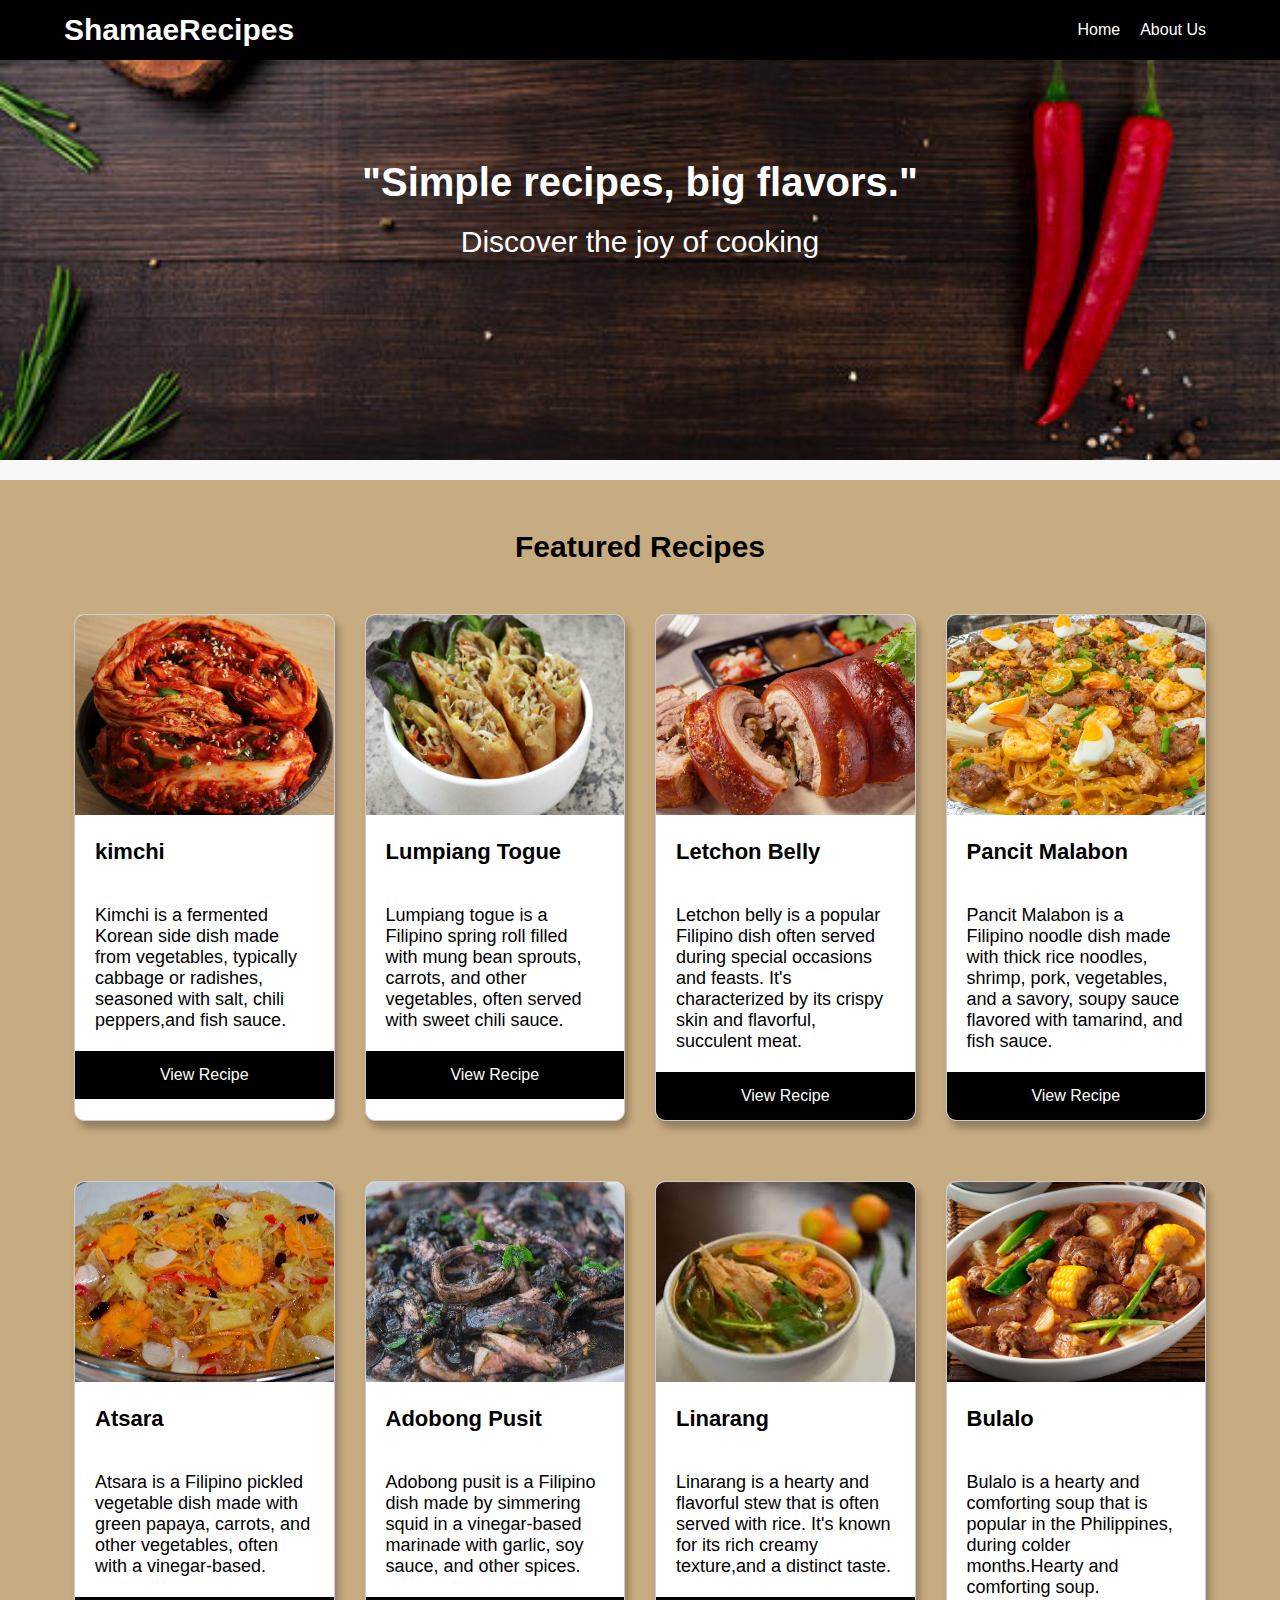
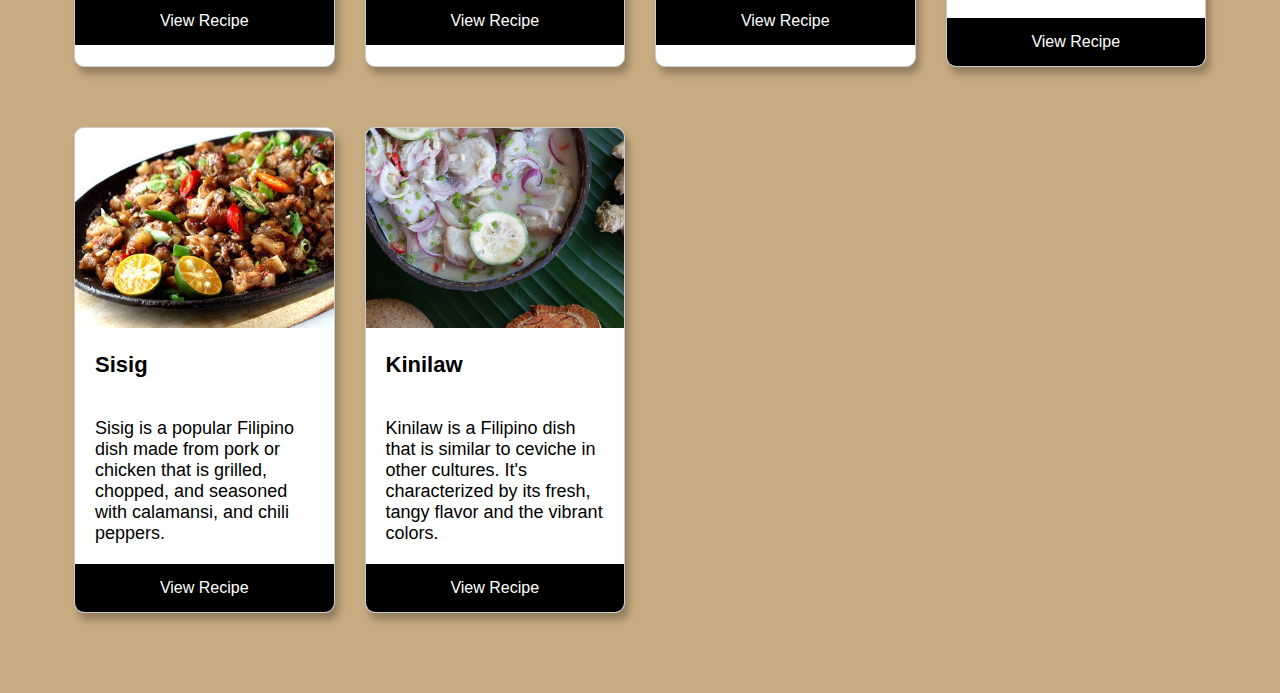
<file: index.html>
<!DOCTYPE html>
<html lang="en">
<head>
    <meta charset="UTF-8">
    <meta http-equiv="X-UA-Compatible" content="IE=edge">
    <meta name="viewport" content="width=device-width, initial-scale=1.0">
    <title>Recipes</title>
    <link rel="stylesheet" href="style.css">
</head>
<body>
    <header>
        <div class="container">
            <h1 class="logo">ShamaeRecipes</h1>
            <nav>
            <ul class="nav-links">
                <li><a href="index.html">Home</a></li>
                <li><a href="about.html">About Us</a></li>
            </ul>
        </nav>
     </div>
    </header>

    <section class="hero">
        <div class="hero-section">
            <h1>"Simple recipes, big flavors." </h1>
            <p>Discover the joy of cooking </p>
        </div>
    </section>

    <section class="recipes">
     <h1>Featured Recipes</h1>
     <div class="recipe-section">
        <div class="recipe-card">
            <img src="kimchi.jpg" alt="">
            <h2>kimchi</h2>
            <p>Kimchi is a fermented Korean side dish made from vegetables, typically cabbage or radishes, seasoned with salt, chili peppers,and fish sauce.</p>
            <a href="recipe1.html">View Recipe</a>
        </div>
        <div class="recipe-card">
            <img src="lumpiang-togue.jpg" alt="">
            <h2>Lumpiang Togue</h2>
            <p>Lumpiang togue is a Filipino spring roll filled with mung bean sprouts, carrots, and other vegetables, often served with sweet chili sauce.</p>
            <a href="recipe2.html">View Recipe</a>
        </div>
        <div class="recipe-card">
            <img src="letchonbelly.jpg" alt="">
            <h2>Letchon Belly</h2>
            <p>Letchon belly is a popular Filipino dish often served during special occasions and feasts. It's characterized by its crispy skin and flavorful, succulent meat. </p>

            <a href="recipe3.html">View Recipe</a>
        </div>
        <div class="recipe-card">
            <img src="pancitmalabon.jpg" alt="">
            <h2>Pancit Malabon</h2>
            <p>Pancit Malabon is a Filipino noodle dish made with thick rice noodles, shrimp, pork, vegetables, and a savory, soupy sauce flavored with tamarind, and fish sauce.</p>
            <a href="recipe4.html">View Recipe</a>
        </div>
        <div class="recipe-card">
            <img src="atsara.jpg" alt="">
            <h2>Atsara</h2>
            <p>Atsara is a Filipino pickled vegetable dish made with green papaya, carrots, and other vegetables, often with a vinegar-based.</p>
            <a href="recipe5.html">View Recipe</a>
        </div>
        <div class="recipe-card">
            <img src="adobongpusit.jpg" alt="">
            <h2>Adobong Pusit</h2>
            <p>Adobong pusit is a Filipino dish made by simmering squid in a vinegar-based marinade with garlic, soy sauce, and other spices.</p>
            <a href="recipe6.html">View Recipe</a>
        </div>
        <div class="recipe-card">
            <img src="linarang.jpg" alt="">
            <h2>Linarang</h2>
            <p>Linarang is a hearty and flavorful stew that is often served with rice. It's known for its rich creamy texture,and a distinct taste.</p>
            <a href="recipe7.html">View Recipe</a>
        </div>
        <div class="recipe-card">
            <img src="bulalo.jpg" alt="">
            <h2>Bulalo</h2>
            <p>Bulalo is a hearty and comforting soup that is popular in the Philippines, during colder months.Hearty and comforting soup.</p>
            <a href="recipe8.html">View Recipe</a>
        </div>
        <div class="recipe-card">
            <img src="sisig.jpg" alt="">
            <h2>Sisig</h2>
            <p>Sisig is a popular Filipino dish made from pork or chicken that is grilled, chopped, and seasoned with calamansi, and chili peppers.</p>
            <a href="recipe9.html">View Recipe</a>
        </div>
        <div class="recipe-card">
            <img src="kinilaw.jpg" alt="">
            <h2>Kinilaw</h2>
            <p>Kinilaw is a Filipino dish that is similar to ceviche in other cultures. It's characterized by its fresh, tangy flavor and the vibrant colors.</p>
            <a href="recipe10.html">View Recipe</a>
        </div>
     </div>
    </section>
</file>
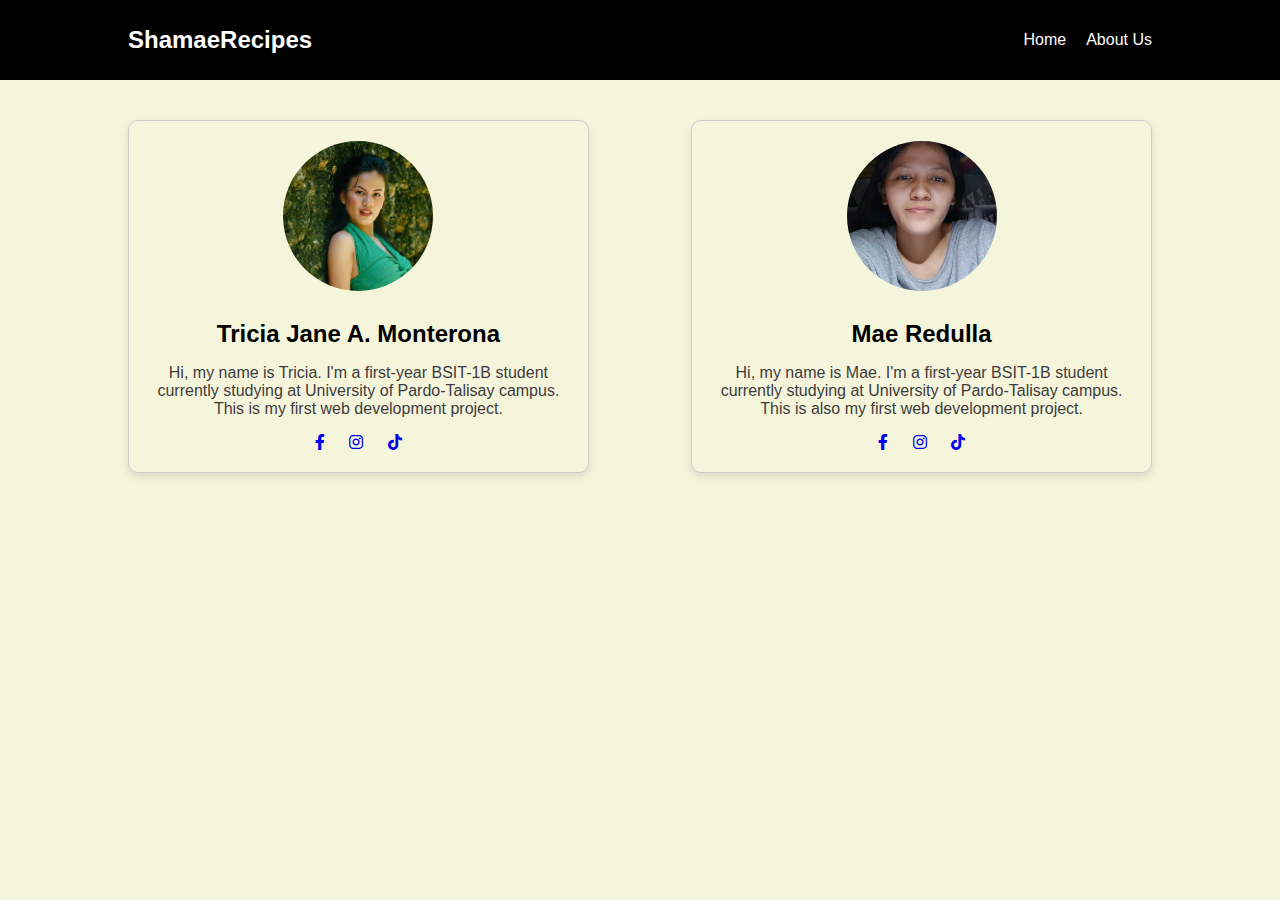
<file: about.html>
<!DOCTYPE html>
<html lang="en">
<head>
    <meta charset="UTF-8">
    <meta http-equiv="X-UA-Compatible" content="IE=edge">
    <meta name="viewport" content="width=device-width, initial-scale=1.0">
    <title>Recipes</title>
    <link rel="stylesheet" href="https://cdnjs.cloudflare.com/ajax/libs/font-awesome/6.0.0-beta3/css/all.min.css">
    <link rel="stylesheet" href="about.css">
</head>
<body>
    <header>
        <div class="container">
            <h1 class="logo">ShamaeRecipes</h1>
            <nav>
                <ul class="nav-links">
                    <li><a href="index.html">Home</a></li>
                    <li><a href="about.html">About Us</a></li>
                </ul>
            </nav>
        </div>
    </header>

    <div class="content-container">
        <div class="content-box">
            <img src="jane.jpg" alt="Tricia Jane" class="profile-image">
            <div class="details">
                <h3>Tricia Jane A. Monterona</h3>
                <p>Hi, my name is Tricia. I'm a first-year BSIT-1B student currently studying at University of Pardo-Talisay campus. This is my first web development project.</p>
                <div class="social-media">
                    <a href="https://www.facebook.com/skuzkimz.me?mibextid=ZbWKwL" target="_blank" class="social-icon">
                        <i class="fab fa-facebook-f"></i>
                    </a>
                    <a href="https://www.instagram.com/invites/contact/?igsh=o1waq0jfzkek&utm_content=m0sqxzg" target="_blank" class="social-icon">
                        <i class="fab fa-instagram"></i>
                    </a>
                    <a href="https://www.tiktok.com/@bdgalri?_t=8pnOF7miiWa&_r=1" target="_blank" class="social-icon">
                        <i class="fab fa-tiktok"></i>
                    </a>
                </div>
            </div>
        </div>
    
        <div class="content-box">
            <img src="96e5851c-d0eb-471c-860b-6439b035903f.jpg" alt="Mae Redulla" class="profile-image">
            <div class="details">
                <h3>Mae Redulla</h3>
                <p>Hi, my name is Mae. I'm a first-year BSIT-1B student currently studying at University of Pardo-Talisay campus. This is also my first web development project.</p>
                <div class="social-media">
                    <a href="https://www.facebook.com/mae.redulla.587" target="_blank" class="social-icon">
                        <i class="fab fa-facebook-f"></i>
                    </a>
                    <a href="https://www.instagram.com/igop.adi?igsh=ajV0ZG4ycWZ3ZmJ2" target="_blank" class="social-icon">
                        <i class="fab fa-instagram"></i>
                    </a>
                    <a href="https://www.tiktok.com/@user7275276120717?_t=8pnN4wmUOgs&_r=1" target="_blank" class="social-icon">
                        <i class="fab fa-tiktok"></i>
                    </a>
                </div>
            </div>
        </div>
    </div>
</body>
</html>
</file>
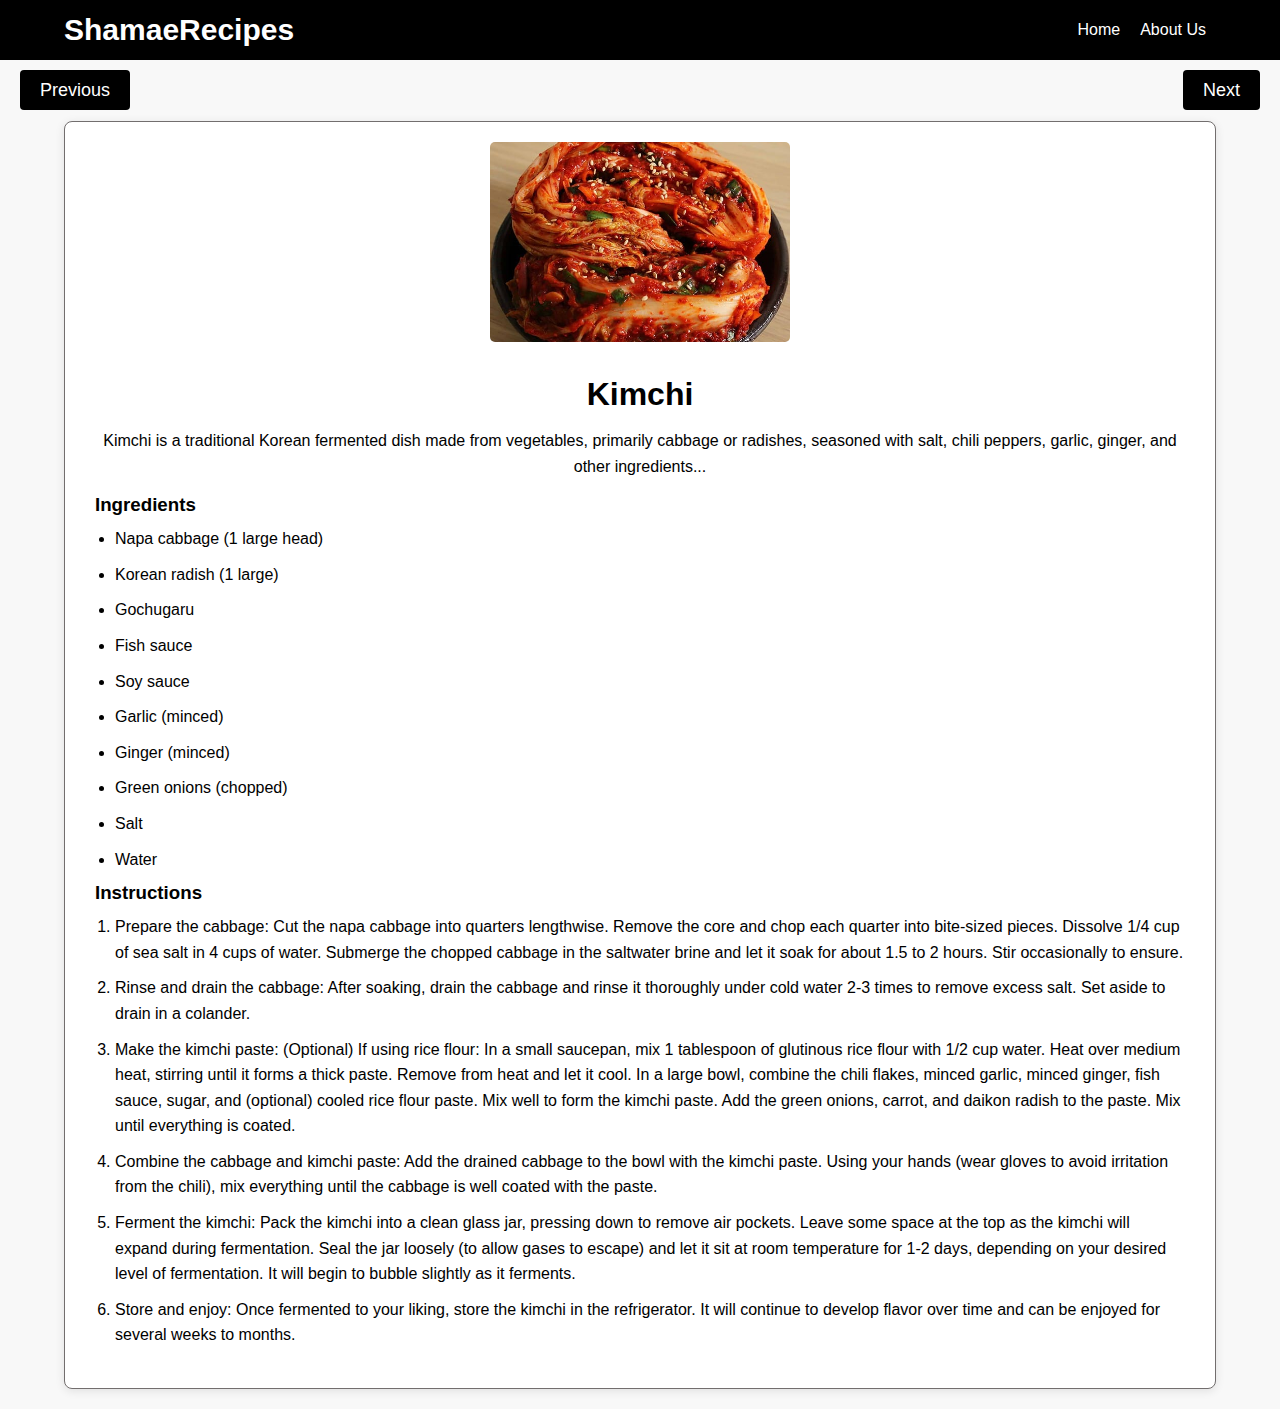
<file: recipe1.html>
<!DOCTYPE html>
<html lang="en">
<head>
    <meta charset="UTF-8">
    <meta http-equiv="X-UA-Compatible" content="IE=edge">
    <meta name="viewport" content="width=device-width, initial-scale=1.0">
    <title>Recipes</title>
    <link rel="stylesheet" href="recipes.css">
</head>
<body>
    <header>
        <div class="container">
            <h1 class="logo">ShamaeRecipes</h1>
            <nav>
            <ul class="nav-links">
                <li><a href="index.html">Home</a></li>
                <li><a href="about.html">About Us</a></li>
            </ul>
        </nav>
     </div>
    </header>

    <div class="navigation-buttons">
        <div class="prev-button">
            <a href="index.html">Previous</a>
        </div>
        <div class="next-button">
            <a href="recipe2.html">Next</a>
        </div>
    </div>

   
    <div class="content-box">
      
        <div class="image-content">
            <img src="kimchi.jpg" alt="Kimchi">
        </div>

        <div class="text-content">
            <h2>Kimchi</h2>
            <p>Kimchi is a traditional Korean fermented dish made from vegetables, primarily cabbage or radishes, seasoned with salt, chili peppers, garlic, ginger, and other ingredients...</p>

          
            <h3>Ingredients</h3>
            <ul>
                <li>Napa cabbage (1 large head)</li>
                <li>Korean radish (1 large)</li>
                <li>Gochugaru</li>
                <li>Fish sauce</li>
                <li>Soy sauce</li>
                <li>Garlic (minced)</li>
                <li>Ginger (minced)</li>
                <li>Green onions (chopped)</li>
                <li>Salt</li>
                <li>Water</li>
            </ul>

           
            <h3>Instructions</h3>
            <ol>
                   <li>Prepare the cabbage:
                    Cut the napa cabbage into quarters lengthwise. Remove the core and chop each quarter into bite-sized pieces.
                    Dissolve 1/4 cup of sea salt in 4 cups of water. Submerge the chopped cabbage in the saltwater brine and let it soak for about 1.5 to 2 hours. Stir occasionally to ensure.</li>
                    
                    <li>Rinse and drain the cabbage:
                    After soaking, drain the cabbage and rinse it thoroughly under cold water 2-3 times to remove excess salt. Set aside to drain in a colander.</li>
                    
                    <li>Make the kimchi paste:
                    (Optional) If using rice flour: In a small saucepan, mix 1 tablespoon of glutinous rice flour with 1/2 cup water. Heat over medium heat, stirring until it forms a thick paste. Remove from heat and let it cool.
                    In a large bowl, combine the chili flakes, minced garlic, minced ginger, fish sauce, sugar, and (optional) cooled rice flour paste. Mix well to form the kimchi paste.
                    Add the green onions, carrot, and daikon radish to the paste. Mix until everything is coated.</li>
                    
                    <li>Combine the cabbage and kimchi paste:
                    Add the drained cabbage to the bowl with the kimchi paste. Using your hands (wear gloves to avoid irritation from the chili), mix everything until the cabbage is well coated with the paste.</li>
                    
                    <li>Ferment the kimchi:
                    Pack the kimchi into a clean glass jar, pressing down to remove air pockets. Leave some space at the top as the kimchi will expand during fermentation.
                    Seal the jar loosely (to allow gases to escape) and let it sit at room temperature for 1-2 days, depending on your desired level of fermentation. It will begin to bubble slightly as it ferments.</li>
                    
                    <li>Store and enjoy:
                    Once fermented to your liking, store the kimchi in the refrigerator. It will continue to develop flavor over time and can be enjoyed for several weeks to months.</li>
            </ol>
        </div>
    </div>

</body>
</html>
</file>
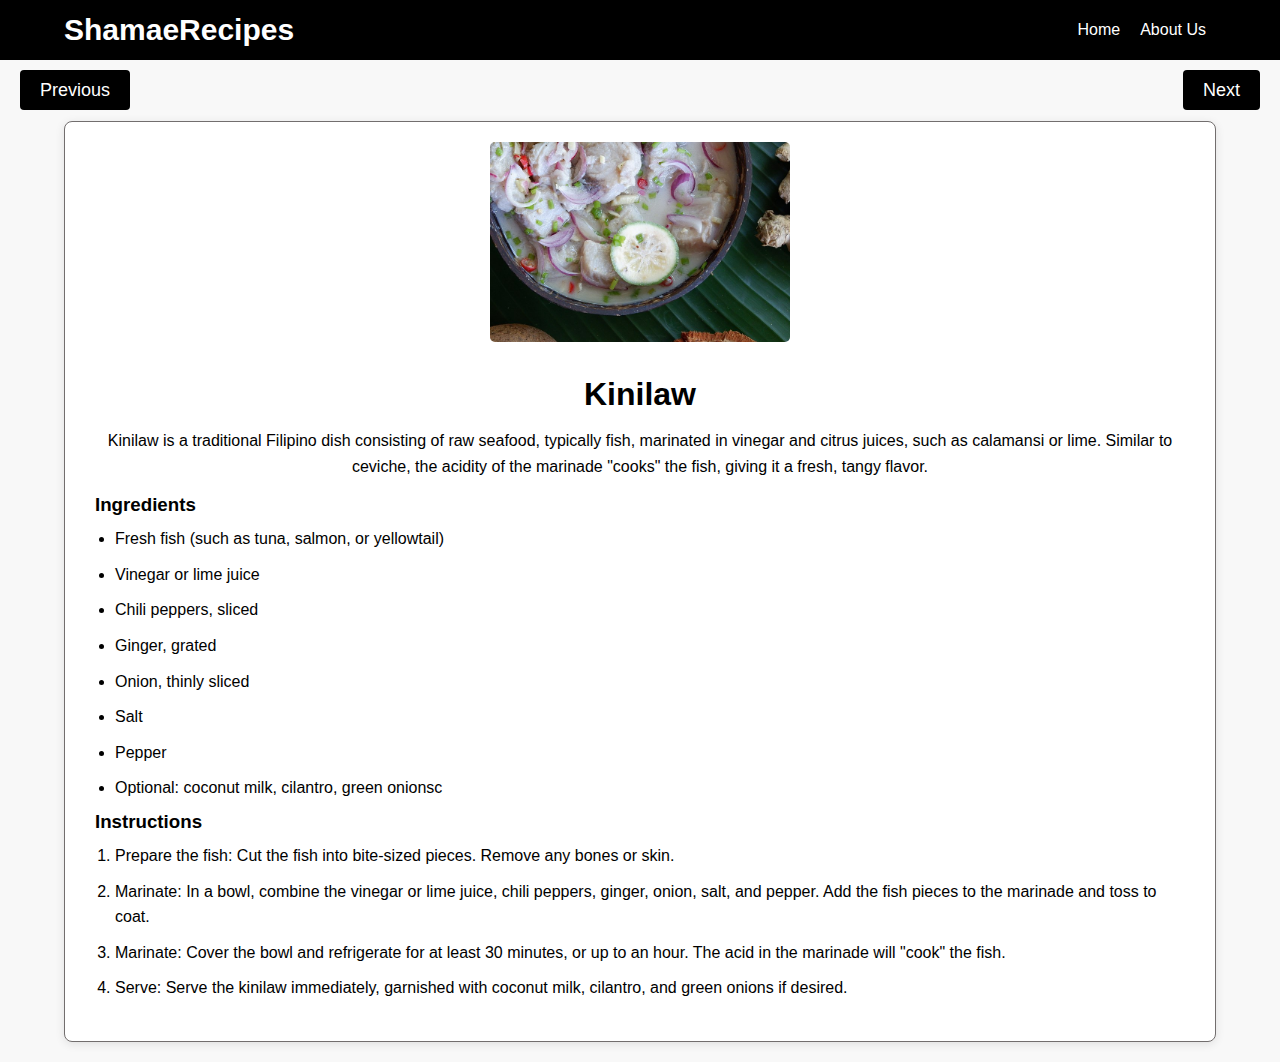
<file: recipe10.html>
<!DOCTYPE html>
<html lang="en">
<head>
    <meta charset="UTF-8">
    <meta http-equiv="X-UA-Compatible" content="IE=edge">
    <meta name="viewport" content="width=device-width, initial-scale=1.0">
    <title>Recipes</title>
    <link rel="stylesheet" href="recipes.css">
</head>
<body>
    
    <header>
        <div class="container">
            <h1 class="logo">ShamaeRecipes</h1>
            <nav>
            <ul class="nav-links">
                <li><a href="index.html">Home</a></li>
                <li><a href="about.html">About Us</a></li>
            </ul>
        </nav>
     </div>
    </header>

 
 <div class="navigation-buttons">
    <div class="prev-button">
        <a href="recipe9.html">Previous</a>
    </div>
    <div class="next-button">
        <a href="index.html">Next</a>
    </div>
</div>

<div class="content-box">
    
    <div class="image-content">
        <img src="kinilaw.jpg" alt="">
    </div>

    
    <div class="text-content">
        <h2>Kinilaw</h2>
        <p>Kinilaw is a traditional Filipino dish consisting of raw seafood, typically fish, marinated in vinegar and citrus juices, such as calamansi or lime. Similar to ceviche, the acidity of the marinade "cooks" the fish, giving it a fresh, tangy flavor.</p>
        
        <h3>Ingredients</h3>
        <ul>
            <li>Fresh fish (such as tuna, salmon, or yellowtail)</li>
            <li>Vinegar or lime juice</li>
            <li>Chili peppers, sliced</li>
            <li>Ginger, grated</li>
            <li>Onion, thinly sliced</li>
            <li>Salt</li>
            <li>Pepper</li>
            <li>Optional: coconut milk, cilantro, green onionsc</li>  
        </ul>

   
       <h3>Instructions</h3>
       <ol>
           <li>Prepare the fish: Cut the fish into bite-sized pieces. Remove any bones or skin.</li>
           <li>Marinate: In a bowl, combine the vinegar or lime juice, chili peppers, ginger, onion, salt, and pepper. Add the fish pieces to the marinade and toss to coat.</li> 
           <li>Marinate: Cover the bowl and refrigerate for at least 30 minutes, or up to an hour. The acid in the marinade will "cook" the fish.</li>
           <li>Serve: Serve the kinilaw immediately, garnished with coconut milk, cilantro, and green onions if desired.</li>
       </ol>
   </div>
</div>

</body>
</html>
</file>
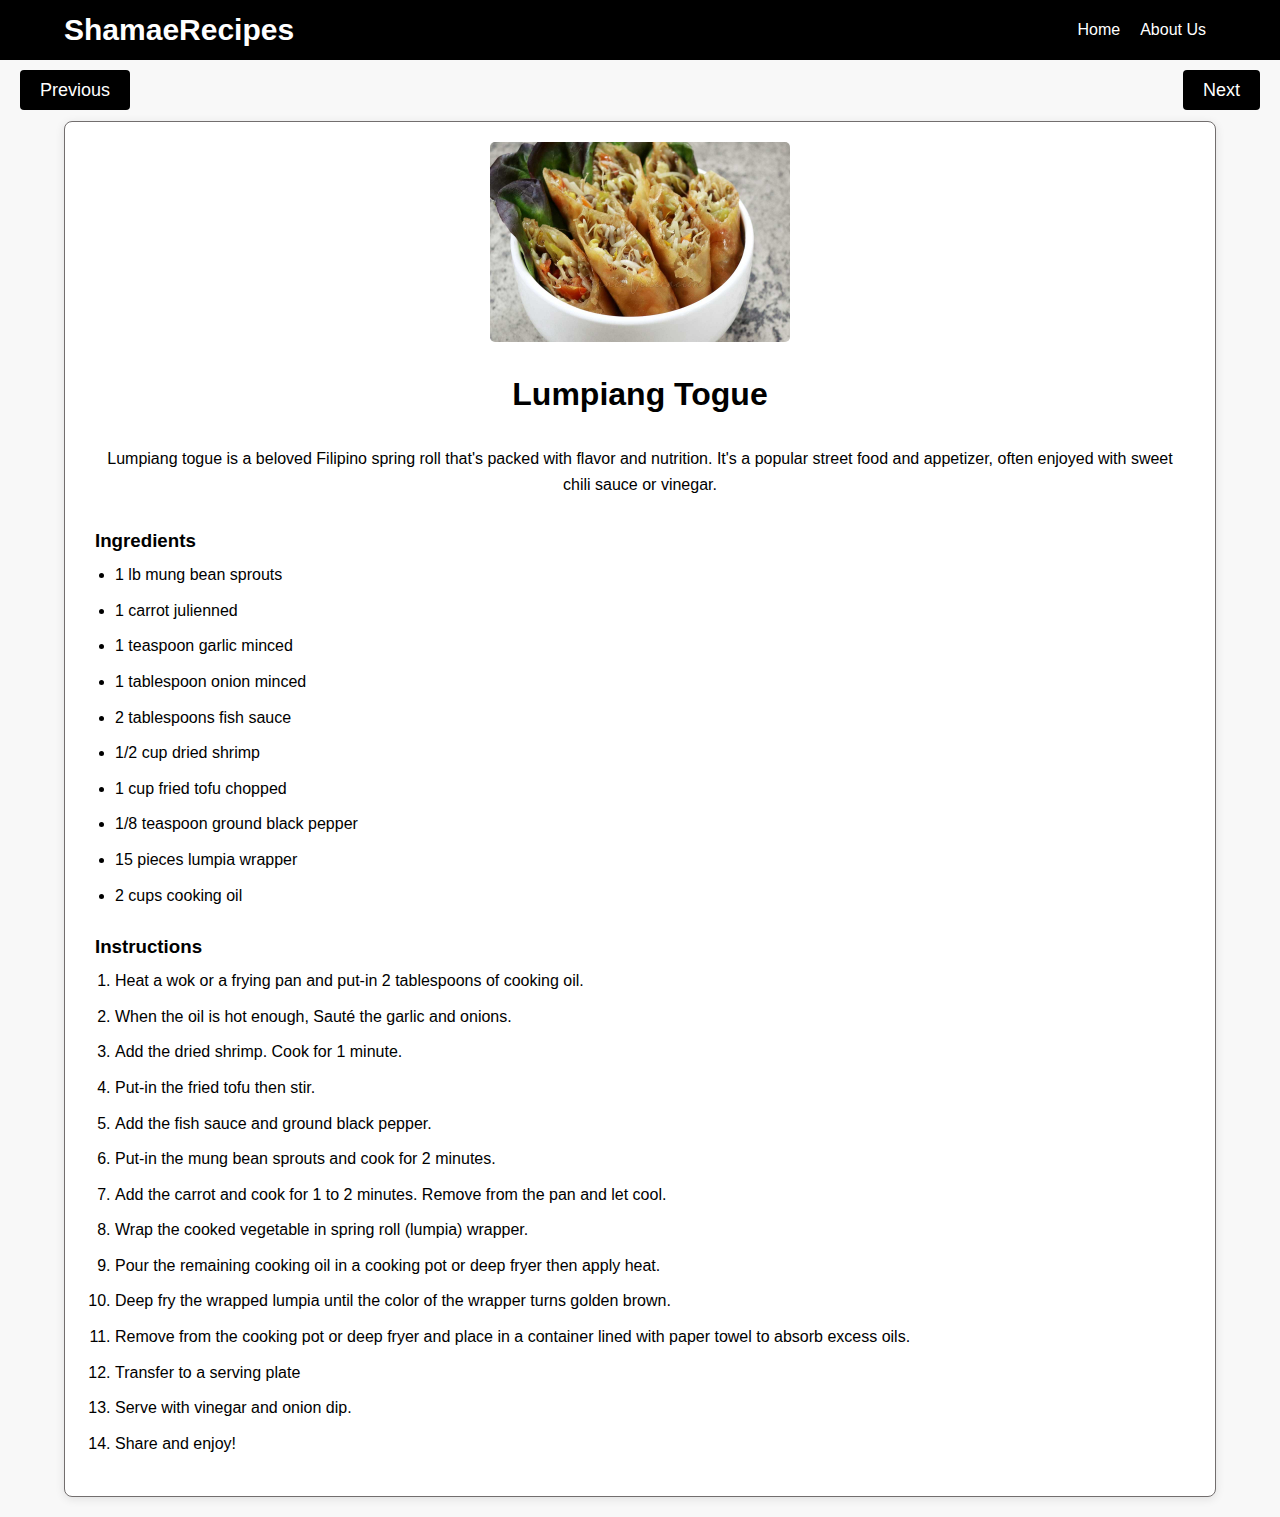
<file: recipe2.html>
<!DOCTYPE html>
<html lang="en">
<head>
    <meta charset="UTF-8">
    <meta http-equiv="X-UA-Compatible" content="IE=edge">
    <meta name="viewport" content="width=device-width, initial-scale=1.0">
    <title>Recipes</title>
    <link rel="stylesheet" href="recipes.css">
</head>
<body>
    <header>
        <div class="container">
            <h1 class="logo">ShamaeRecipes</h1>
            <nav>
            <ul class="nav-links">
                <li><a href="index.html">Home</a></li>
                <li><a href="about.html">About Us</a></li>
            </ul>
        </nav>
     </div>
    </header>

 
 <div class="navigation-buttons">
    <div class="prev-button">
        <a href="recipe1.html">Previous</a>
    </div>
    <div class="next-button">
        <a href="recipe3.html">Next</a>
    </div>
</div>

  
     <div class="content-box">
        
        <div class="image-content">
            <img src="lumpiang-togue.jpg" alt="Delicious Recipe 1">
            
        </div>

        
        <div class="text-content">
            <h2>Lumpiang Togue</h2>
            <br>
            <p>Lumpiang togue is a beloved Filipino spring roll that's packed with flavor and nutrition. It's a popular street food and appetizer, often enjoyed with sweet chili sauce or vinegar.</p>
           <br>
           <h3>Ingredients</h3>
            
            <ul>
                <li>1 lb mung bean sprouts</li>
                <li>1 carrot julienned</li>
                <li>1 teaspoon garlic minced</li>
                <li>1 tablespoon onion minced</li>
                <li>2 tablespoons fish sauce</li>
                <li>1/2 cup dried shrimp</li>
                <li>1 cup fried tofu chopped</li>
                <li>1/8 teaspoon ground black pepper</li>
                <li>15 pieces lumpia wrapper</li>
                <li>2 cups cooking oil</li>
            </ul>
            <br>
            <h3>Instructions</h3>

           
            <ol>       
        <li>Heat a wok or a frying pan and put-in 2 tablespoons of cooking oil.</li>
        <li>When the oil is hot enough, Sauté the garlic and onions.</li>
        <li>Add the dried shrimp. Cook for 1 minute.</li>
        <li>Put-in the fried tofu then stir.</li>
        <li>Add the fish sauce and ground black pepper.</li>
        <li>Put-in the mung bean sprouts and cook for 2 minutes. </li>
        <li>Add the carrot and cook for 1 to 2 minutes. Remove from the pan and let cool. </li>
        <li>Wrap the cooked vegetable in spring roll (lumpia) wrapper.</li>
        <li>Pour the remaining cooking oil in a cooking pot or deep fryer then apply heat.</li>
        <li>Deep fry the wrapped lumpia until the color of the wrapper turns golden brown.</li>
        <li>Remove from the cooking pot or deep fryer and place in a container lined with paper towel to absorb excess oils.</li>
        <li>Transfer to a serving plate</li>
        <li>Serve with vinegar and onion dip.</li>
        <li>Share and enjoy!</li>      
            </ol>
        </div>
    </div>

</body>
</html>
</file>
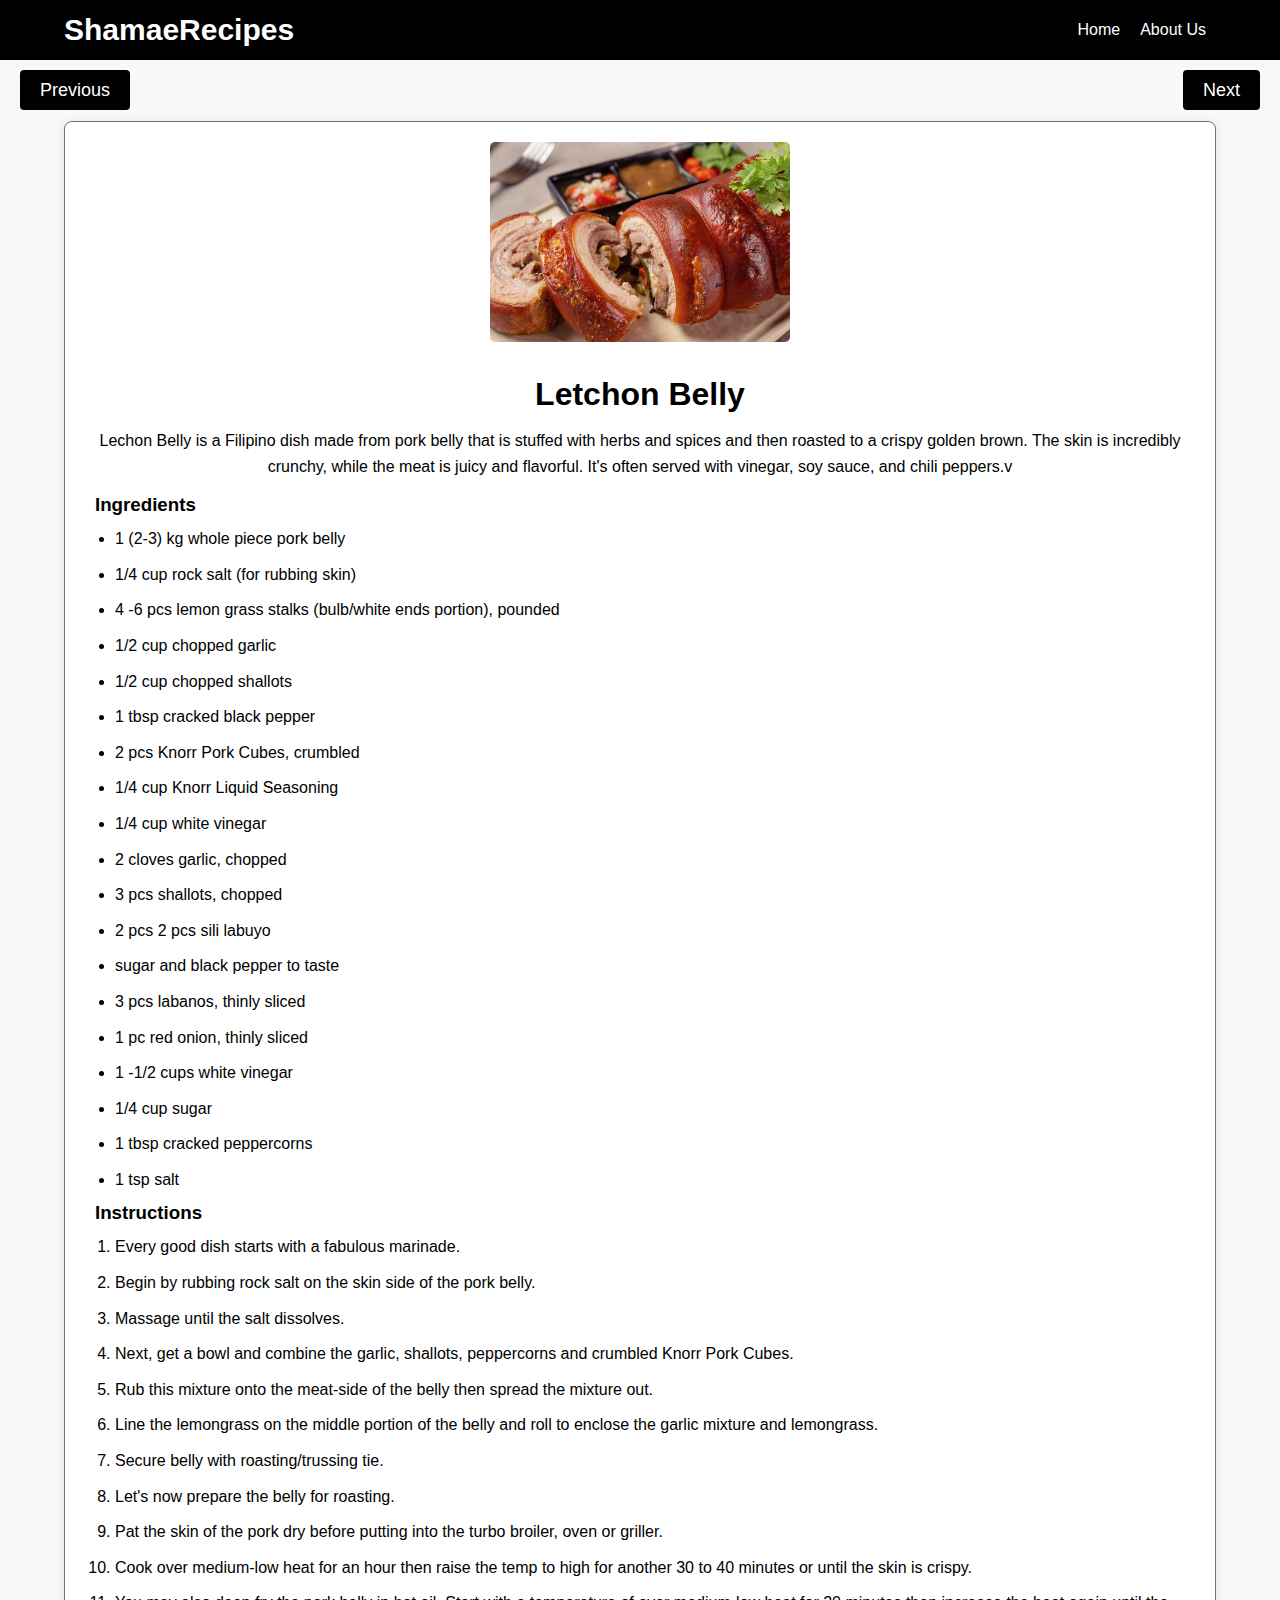
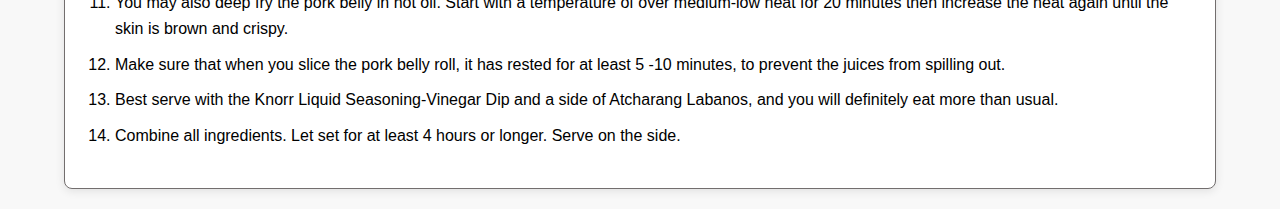
<file: recipe3.html>
<!DOCTYPE html>
<html lang="en">
<head>
    <meta charset="UTF-8">
    <meta http-equiv="X-UA-Compatible" content="IE=edge">
    <meta name="viewport" content="width=device-width, initial-scale=1.0">
    <title>Recipes</title>
    <link rel="stylesheet" href="recipes.css">
</head>
<body>
    <header>
        <div class="container">
            <h1 class="logo">ShamaeRecipes</h1>
            <nav>
            <ul class="nav-links">
                <li><a href="index.html">Home</a></li>
                <li><a href="about.html">About Us</a></li>
            </ul>
        </nav>
     </div>
    </header>

 <div class="navigation-buttons">
    <div class="prev-button">
        <a href="recipe2.html">Previous</a>
    </div>
    <div class="next-button">
        <a href="recipe4.html">Next</a>
    </div>
</div>

<div class="content-box">
    
    <div class="image-content">
        <img src="letchonbelly.jpg" alt="">
    </div>

    <div class="text-content">
        <h2>Letchon Belly</h2>
        <p>Lechon Belly is a Filipino dish made from pork belly that is stuffed with herbs and spices and then roasted to a crispy golden brown. The skin is incredibly crunchy, while the meat is juicy and flavorful. It's often served with vinegar, soy sauce, and chili peppers.v</p>

        
        <h3>Ingredients</h3>
        <ul>
            <li>1 (2-3) kg whole piece pork belly</li>
            <li>1/4 cup rock salt (for rubbing skin)</li>
            <li>4 -6 pcs lemon grass stalks (bulb/white ends portion), pounded</li>
            <li>1/2 cup chopped garlic</li>
            <li>1/2 cup chopped shallots</li>
            <li>1 tbsp cracked black pepper</li>
            <li>2 pcs Knorr Pork Cubes, crumbled</li>
            <li>1/4 cup Knorr Liquid Seasoning</li>
            <li>1/4 cup white vinegar</li>
            <li>2 cloves garlic, chopped</li>
            <li>3 pcs shallots, chopped</li>
            <li>2 pcs 2 pcs sili labuyo</li>
            <li>sugar and black pepper to taste</li>
            <li>3 pcs labanos, thinly sliced</li>
            <li>1 pc red onion, thinly sliced</li>
            <li>1 -1/2 cups white vinegar</li>
            <li>1/4 cup sugar</li>
            <li>1 tbsp cracked peppercorns</li>
            <li>1 tsp salt</li>
        </ul>

       
        <h3>Instructions</h3>
        <ol>
            <li>Every good dish starts with a fabulous marinade.</li>
            <li>Begin by rubbing rock salt on the skin side of the pork belly.</li>
            <li> Massage until the salt dissolves.</li>
            <li>Next, get a bowl and combine the garlic, shallots, peppercorns and crumbled Knorr Pork Cubes. 
            <li>Rub this mixture onto the meat-side of the belly then spread the mixture out.</li>
            <li>Line the lemongrass on the middle portion of the belly and roll to enclose the garlic mixture and lemongrass.</li> 
            <li>Secure belly with roasting/trussing tie.</li>
            <li>Let's now prepare the belly for roasting.</li> 
            <li>Pat the skin of the pork dry before putting into the turbo broiler, oven or griller.</li> 
            <li>Cook over medium-low heat for an hour then raise the temp to high for another 30 to 40 minutes or until the skin is crispy.</li>
            <li>You may also deep fry the pork belly in hot oil. Start with a temperature of over medium-low heat for 20 minutes then increase the heat again until the skin is brown and crispy.</li>
            <li>Make sure that when you slice the pork belly roll, it has rested for at least 5 -10 minutes, to prevent the juices from spilling out.</li>
            <li>Best serve with the Knorr Liquid Seasoning-Vinegar Dip and a side of Atcharang Labanos, and you will definitely eat more than usual.</li>
            <li>Combine all ingredients. Let set for at least 4 hours or longer. Serve on the side.</li> 					
        </ol>
    </div>
</div>

</body>
</html>
</file>
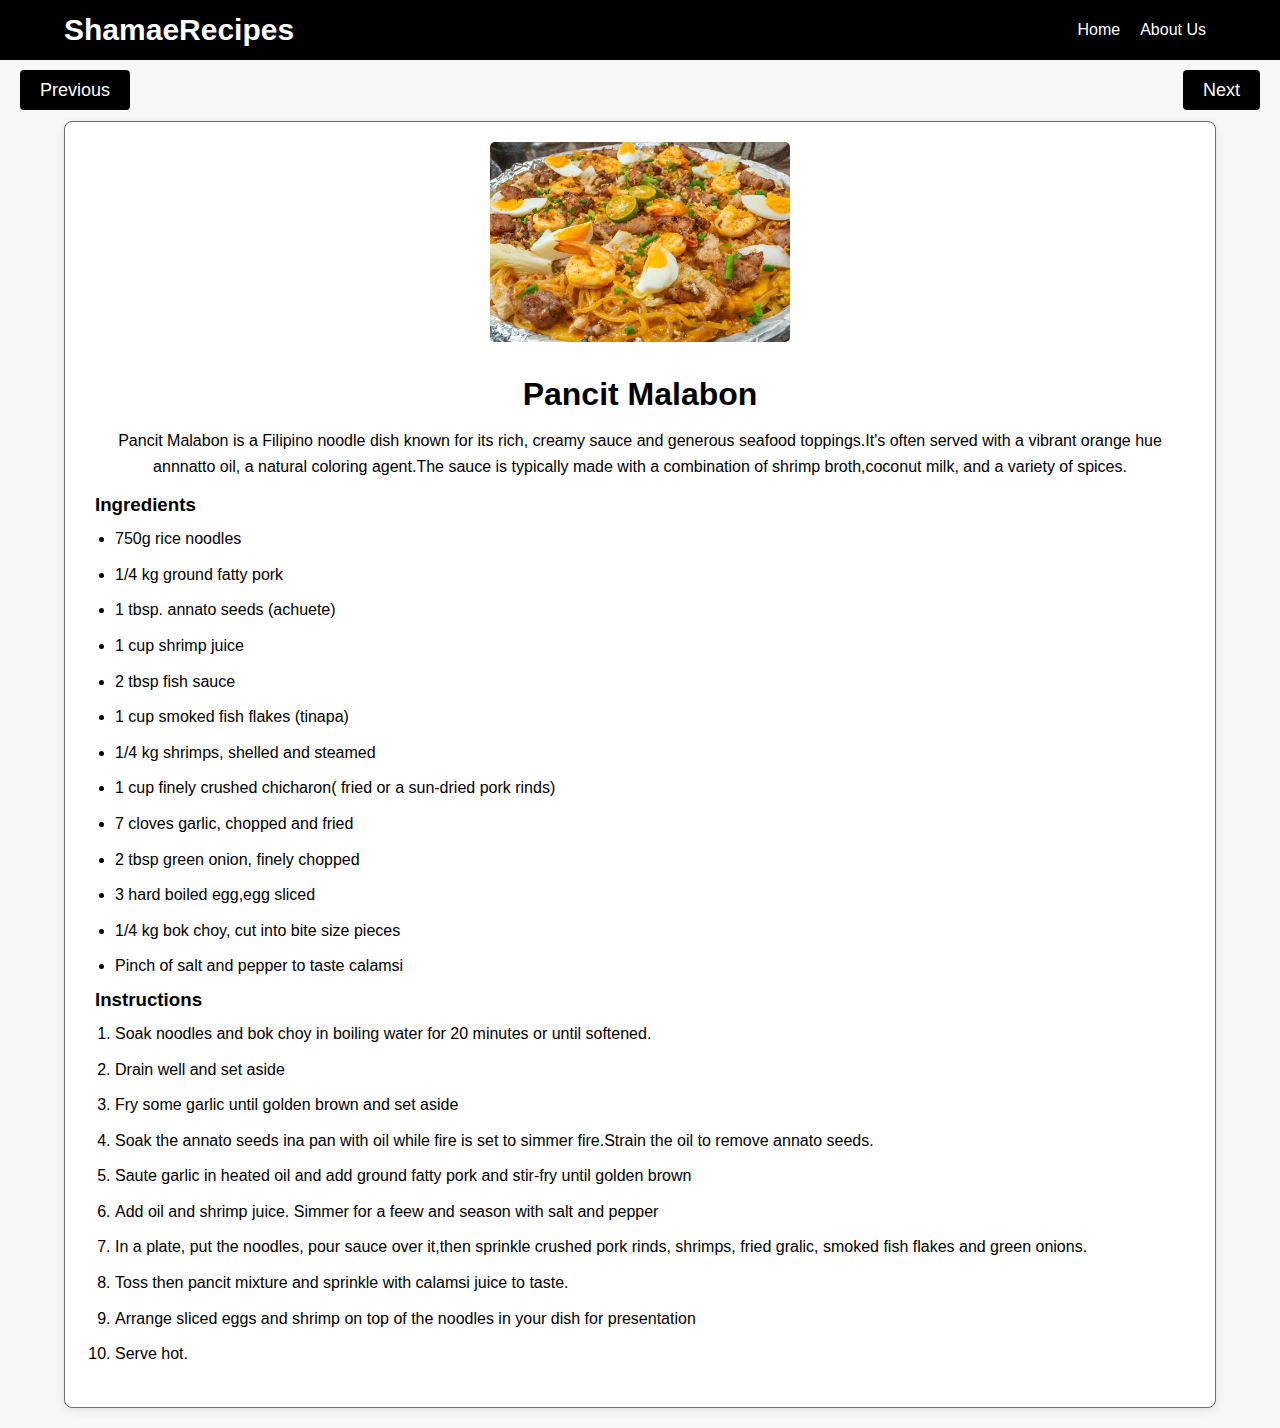
<file: recipe4.html>
<!DOCTYPE html>
<html lang="en">
<head>
    <meta charset="UTF-8">
    <meta http-equiv="X-UA-Compatible" content="IE=edge">
    <meta name="viewport" content="width=device-width, initial-scale=1.0">
    <title>Recipes</title>
    <link rel="stylesheet" href="recipes.css">
</head>
<body>
    <header>
        <div class="container">
            <h1 class="logo">ShamaeRecipes</h1>
            <nav>
            <ul class="nav-links">
                <li><a href="index.html">Home</a></li>
                <li><a href="about.html">About Us</a></li>
            </ul>
        </nav>
     </div>
    </header>

 <div class="navigation-buttons">
    <div class="prev-button">
        <a href="recipe3.html">Previous</a>
    </div>
    <div class="next-button">
        <a href="recipe5.html">Next</a>
    </div>
</div>

<div class="content-box">
  
    <div class="image-content">
        <img src="pancitmalabon.jpg" alt="">
    </div>

    <div class="text-content">
        <h2>Pancit Malabon</h2>
        <p>Pancit Malabon is a Filipino noodle dish known for its rich, creamy sauce and generous seafood toppings.It's often served with a vibrant orange hue annnatto oil, a natural coloring agent.The sauce is typically made with a combination of shrimp broth,coconut milk, and a variety of spices.</p>
       
       
        <h3>Ingredients</h3>
        <ul>
            <li>750g rice noodles</li>
            <li>1/4 kg ground fatty pork</li>
            <li>1 tbsp. annato seeds (achuete)</li>
            <li>1 cup shrimp juice</li>
            <li>2 tbsp fish sauce</li>
            <li>1 cup smoked fish flakes (tinapa)</li>
            <li>1/4 kg shrimps, shelled and steamed</li>
            <li>1 cup finely crushed chicharon( fried or a sun-dried pork rinds)</li>
            <li>7 cloves garlic, chopped and fried</li>
            <li>2 tbsp green onion, finely chopped</li>
            <li>3 hard boiled egg,egg sliced</li>
            <li>1/4 kg bok choy, cut into bite size pieces</li>
            <li>Pinch of salt and pepper to taste calamsi</li>
            
        </ul>

        
        <h3>Instructions</h3>
        <ol>
            <li>Soak noodles and bok choy in boiling water for 20 minutes or until softened.</li>
            <li>Drain well and set aside</li>
            <li>Fry some garlic until golden brown and set aside</li>
            <li>Soak the annato seeds ina pan with oil while fire is set to simmer fire.Strain the oil to remove annato seeds. </li>
            <li>Saute garlic in heated oil and add ground fatty pork and stir-fry until golden brown</li>
            <li>Add oil and shrimp juice. Simmer for a feew and season with salt and pepper</li>
            <li>In a plate, put the noodles, pour sauce over it,then sprinkle crushed pork rinds, shrimps, fried gralic, smoked fish flakes and green onions.</li>
            <li>Toss then pancit mixture and sprinkle with calamsi juice to taste.</li>
            <li>Arrange sliced eggs and shrimp on top of the noodles in your dish for presentation</li>
            <li>Serve hot.</li>
                             
        </ol>
    </div>
</div>

</body>
</html>
</file>
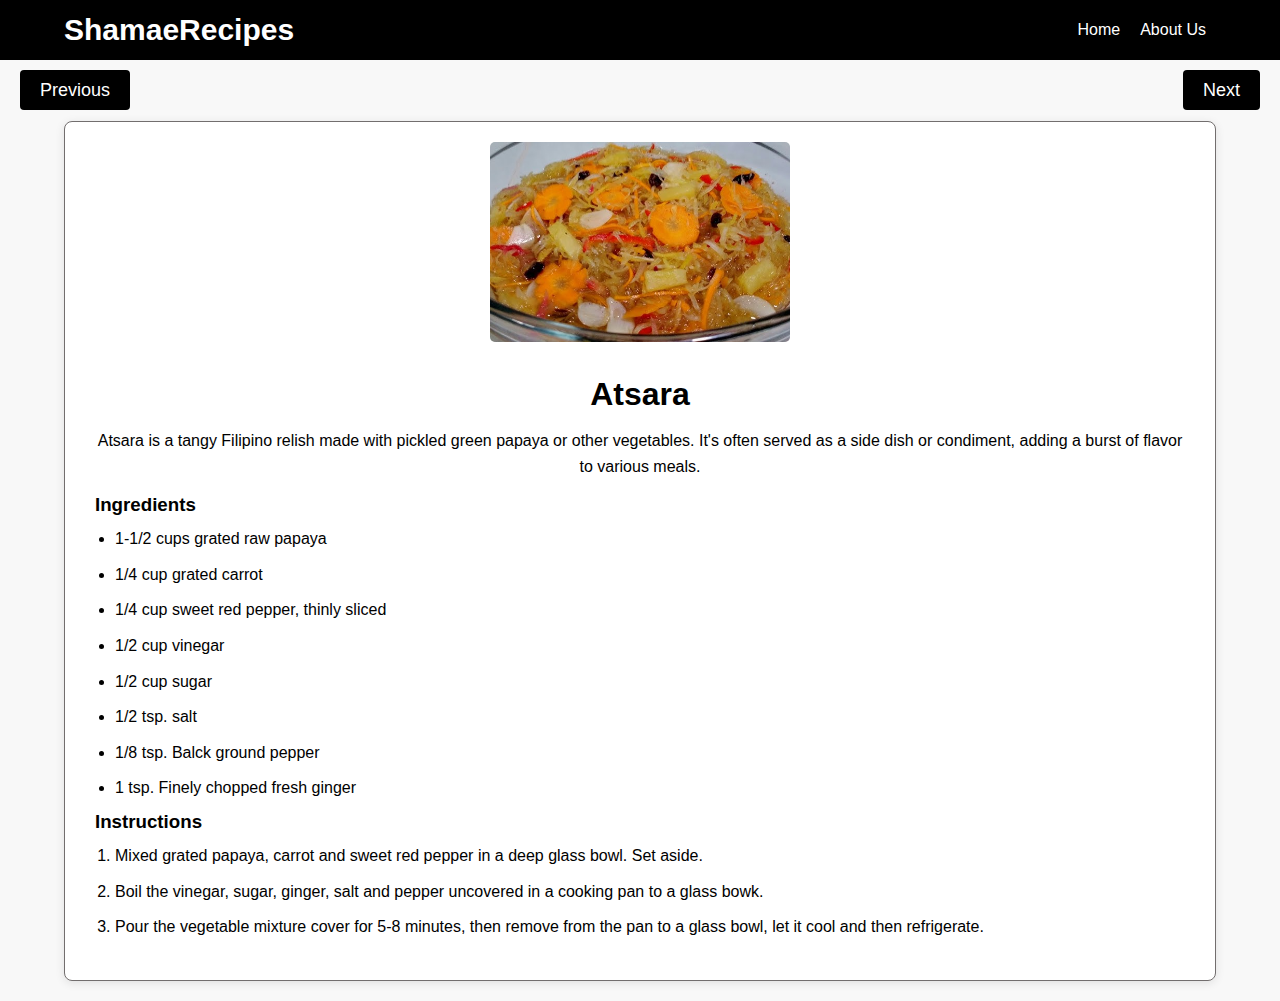
<file: recipe5.html>
<!DOCTYPE html>
<html lang="en">
<head>
    <meta charset="UTF-8">
    <meta http-equiv="X-UA-Compatible" content="IE=edge">
    <meta name="viewport" content="width=device-width, initial-scale=1.0">
    <title>Recipes</title>
    <link rel="stylesheet" href="recipes.css">
</head>
<body>
    <header>
        <div class="container">
            <h1 class="logo">ShamaeRecipes</h1>
            <nav>
            <ul class="nav-links">
                <li><a href="index.html">Home</a></li>
                <li><a href="about.html">About Us</a></li>
            </ul>
        </nav>
     </div>
    </header>

 
 <div class="navigation-buttons">
    <div class="prev-button">
        <a href="recipe4.html">Previous</a>
    </div>
    <div class="next-button">
        <a href="recipe6.html">Next</a>
    </div>
</div>
    
<div class="content-box">
  
    <div class="image-content">
        <img src="atsara.jpg" alt="">
    </div>

    
    <div class="text-content">
        <h2>Atsara</h2>
        <p>Atsara is a tangy Filipino relish made with pickled green papaya or other vegetables. It's often served as a side dish or condiment, adding a burst of flavor to various meals.</p>
       
       
        <h3>Ingredients</h3>
        <ul>
            <li>1-1/2 cups grated raw papaya</li>
            <li>1/4 cup grated carrot</li>
            <li>1/4 cup sweet red pepper, thinly sliced</li>
            <li>1/2 cup vinegar</li>
            <li>1/2 cup sugar</li>
            <li>1/2 tsp. salt</li>
            <li>1/8 tsp. Balck ground pepper</li>
            <li>1 tsp. Finely chopped fresh ginger</li>
        </ul>

        <h3>Instructions</h3>
        <ol>
            <li>Mixed grated papaya, carrot and sweet red pepper in a deep glass bowl. Set aside.</li>
            <li>Boil the vinegar, sugar, ginger, salt and pepper uncovered in a cooking pan to a glass bowk.</li>
            <li>Pour the vegetable mixture cover for 5-8 minutes, then remove from the pan to a glass bowl, let it cool and then refrigerate.</li>
                             
        </ol>
    </div>
</div>

</body>
</html>
</file>
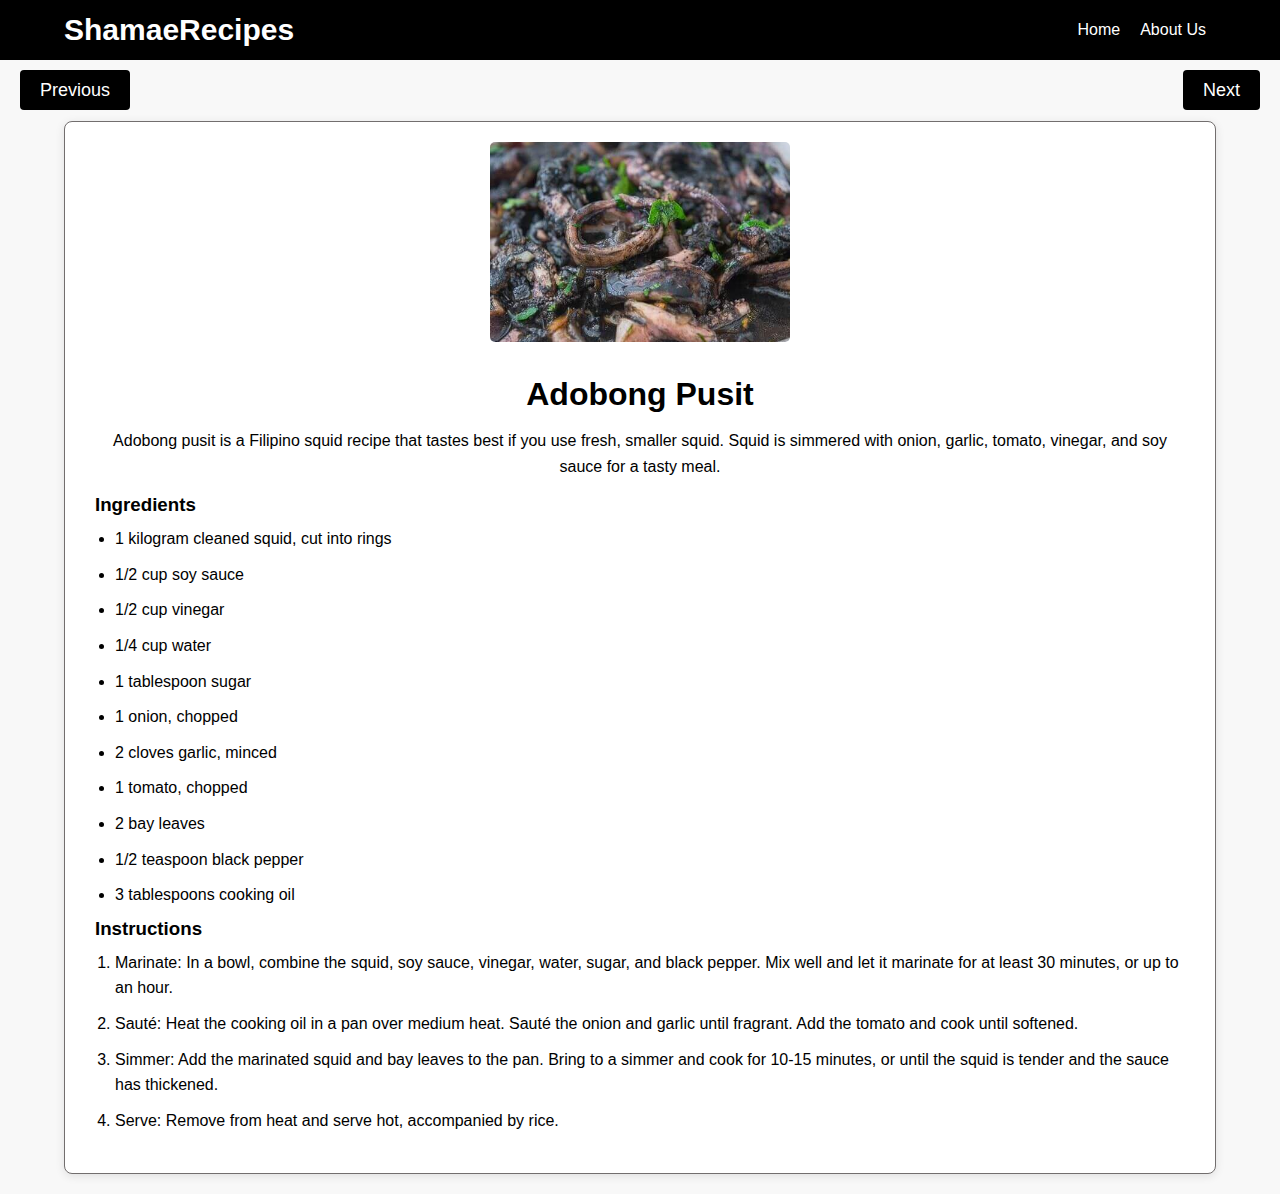
<file: recipe6.html>
<!DOCTYPE html>
<html lang="en">
<head>
    <meta charset="UTF-8">
    <meta http-equiv="X-UA-Compatible" content="IE=edge">
    <meta name="viewport" content="width=device-width, initial-scale=1.0">
    <title>Recipes</title>
    <link rel="stylesheet" href="recipes.css">
</head>
<body>
    <header>
        <div class="container">
            <h1 class="logo">ShamaeRecipes</h1>
            <nav>
            <ul class="nav-links">
                <li><a href="index.html">Home</a></li>
                <li><a href="about.html">About Us</a></li>
            </ul>
        </nav>
     </div>
    </header>

   
     <div class="navigation-buttons">
        <div class="prev-button">
            <a href="recipe5.html">Previous</a>
        </div>
        <div class="next-button">
            <a href="recipe7.html">Next</a>
        </div>
    </div>

<div class="content-box">
   
    <div class="image-content">
        <img src="adobongpusit.jpg" alt="">
    </div>

    
    <div class="text-content">
        <h2>Adobong Pusit</h2>
        <p>Adobong pusit is a Filipino squid recipe that tastes best if you use fresh, smaller squid. Squid is simmered with onion, garlic, tomato, vinegar, and soy sauce for a tasty meal.</p>
       
        <h3>Ingredients</h3>
        <ul>
            <li>1 kilogram cleaned squid, cut into rings</li>
            <li>1/2 cup soy sauce</li>
            <li>1/2 cup vinegar</li> 
            <li>1/4 cup water</li>
            <li>1 tablespoon sugar</li>
            <li>1 onion, chopped</li>
            <li>2 cloves garlic, minced</li>
            <li>1 tomato, chopped</li>
            <li>2 bay leaves</li>
            <li>1/2 teaspoon black pepper</li>
            <li>3 tablespoons cooking oil</li>
        </ul>

        <h3>Instructions</h3>
        <ol>
            <li>Marinate: In a bowl, combine the squid, soy sauce, vinegar, water, sugar, and black pepper. Mix well and let it marinate for at least 30 minutes, or up to an hour.</li>
            <li>Sauté: Heat the cooking oil in a pan over medium heat. Sauté the onion and garlic until fragrant. Add the tomato and cook until softened.</li>
            <li>Simmer: Add the marinated squid and bay leaves to the pan. Bring to a simmer and cook for 10-15 minutes, or until the squid is tender and the sauce has thickened.</li>
            <li>Serve: Remove from heat and serve hot, accompanied by rice.</li>

        </ol>
    </div>
</div>

</body>
</html>
</file>
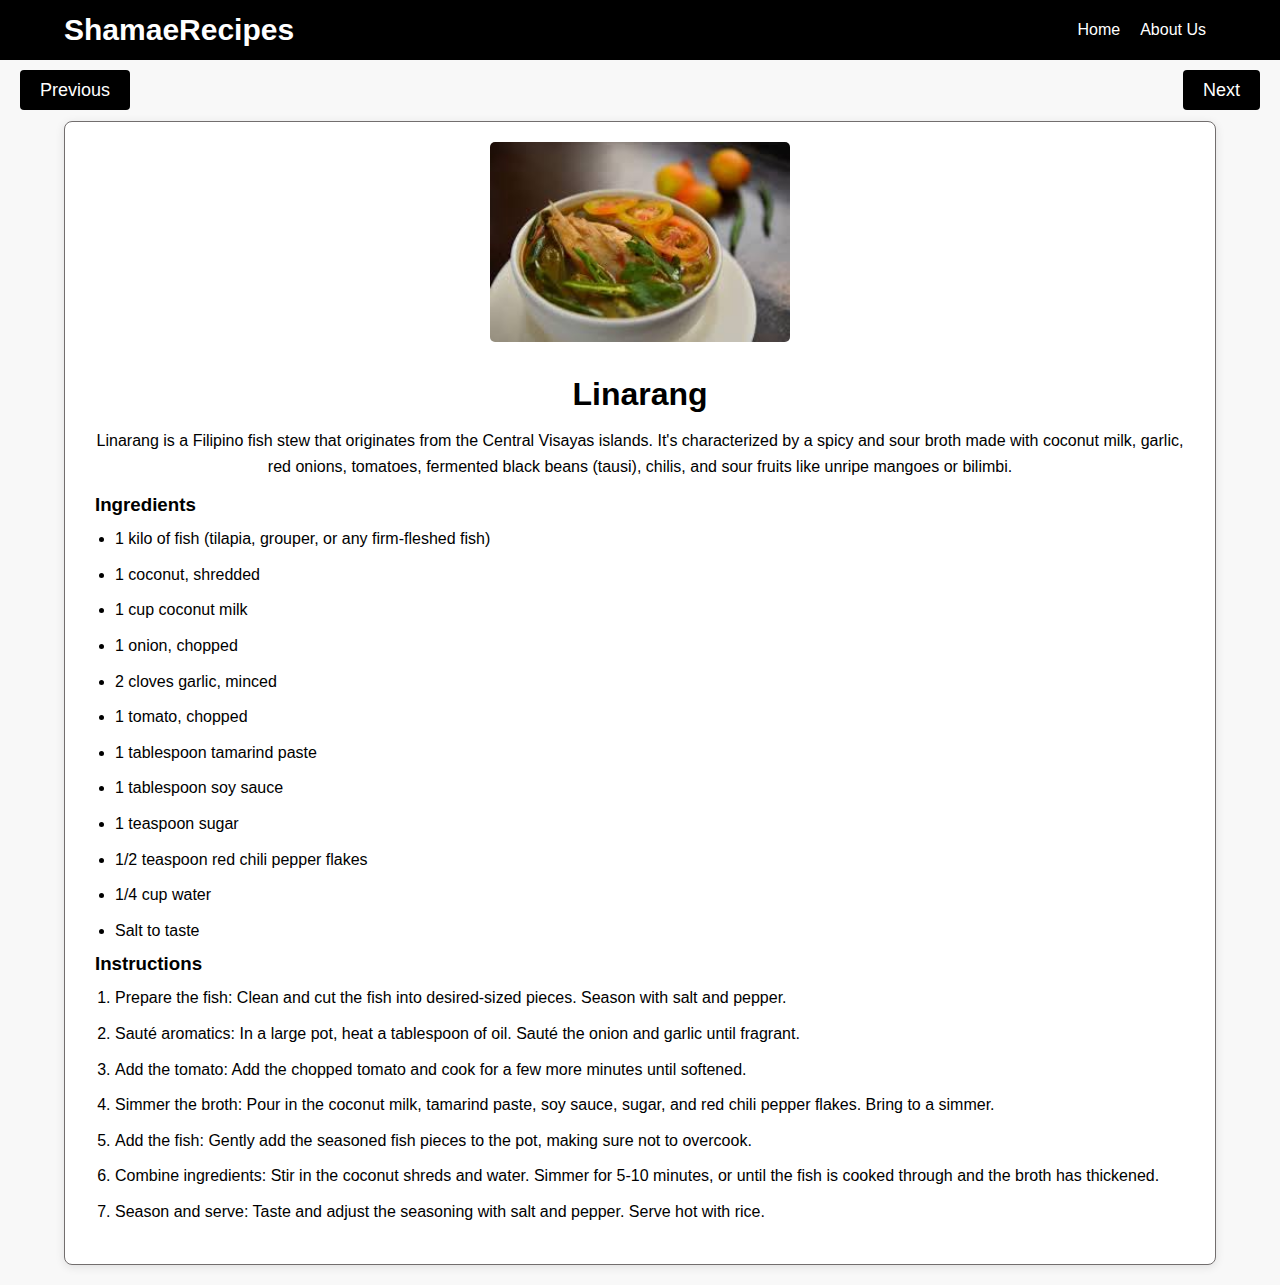
<file: recipe7.html>
<!DOCTYPE html>
<html lang="en">
<head>
    <meta charset="UTF-8">
    <meta http-equiv="X-UA-Compatible" content="IE=edge">
    <meta name="viewport" content="width=device-width, initial-scale=1.0">
    <title>Recipes</title>
    <link rel="stylesheet" href="recipes.css">
</head>
<body>
    <header>
        <div class="container">
            <h1 class="logo">ShamaeRecipes</h1>
            <nav>
            <ul class="nav-links">
                <li><a href="index.html">Home</a></li>
                <li><a href="about.html">About Us</a></li>
            </ul>
        </nav>
     </div>
    </header>


 <div class="navigation-buttons">
    <div class="prev-button">
        <a href="recipe6.html">Previous</a>
    </div>
    <div class="next-button">
        <a href="recipe8.html">Next</a>
    </div>
</div>

<div class="content-box">
    
    <div class="image-content">
        <img src="linarang.jpg" alt="">
    </div>

    
    <div class="text-content">
        <h2>Linarang</h2>
        <p>Linarang is a Filipino fish stew that originates from the Central Visayas islands. It's characterized by a spicy and sour broth made with coconut milk, garlic, red onions, tomatoes, fermented black beans (tausi), chilis, and sour fruits like unripe mangoes or bilimbi.</p>
       
        <h3>Ingredients</h3>
        <ul>
            <li>1 kilo of fish (tilapia, grouper, or any firm-fleshed fish)</li>
            <li>1 coconut, shredded</li>
            <li>1 cup coconut milk</li>
            <li>1 onion, chopped</li>
            <li>2 cloves garlic, minced</li>
            <li>1 tomato, chopped</li>
            <li>1 tablespoon tamarind paste</li>
            <li>1 tablespoon soy sauce</li>
            <li>1 teaspoon sugar</li>
            <li>1/2 teaspoon red chili pepper flakes</li>
            <li>1/4 cup water</li>
            <li>Salt to taste</li> 
        </ul>

        <h3>Instructions</h3>
        <ol>
            <li>Prepare the fish: Clean and cut the fish into desired-sized pieces. Season with salt and pepper.</li>
            <li>Sauté aromatics: In a large pot, heat a tablespoon of oil. Sauté the onion and garlic until fragrant.</li>
            <li>Add the tomato: Add the chopped tomato and cook for a few more minutes until softened.</li>
            <li>Simmer the broth: Pour in the coconut milk, tamarind paste, soy sauce, sugar, and red chili pepper flakes. Bring to a simmer.</li>
            <li>Add the fish: Gently add the seasoned fish pieces to the pot, making sure not to overcook.</li>
            <li>Combine ingredients: Stir in the coconut shreds and water. Simmer for 5-10 minutes, or until the fish is cooked through and the broth has thickened.</li>
            <li>Season and serve: Taste and adjust the seasoning with salt and pepper. Serve hot with rice.</li>
        </ol>
    </div>
</div>

</body>
</html>
</file>
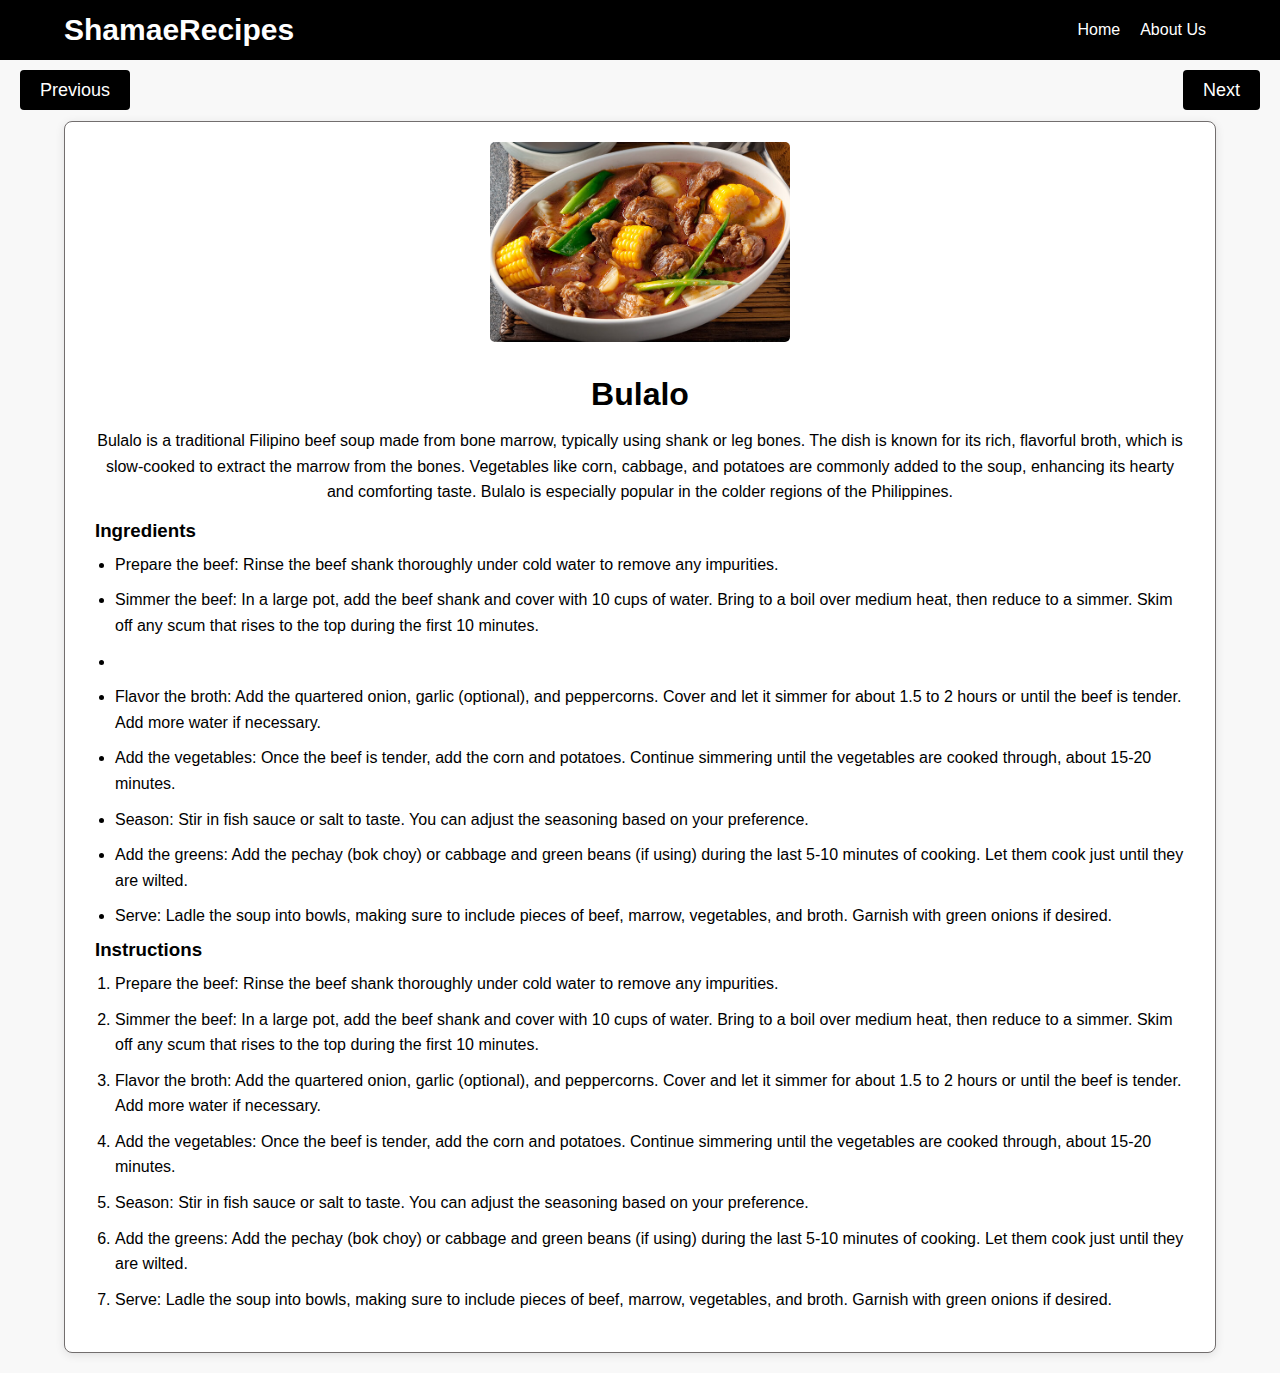
<file: recipe8.html>
<!DOCTYPE html>
<html lang="en">
<head>
    <meta charset="UTF-8">
    <meta http-equiv="X-UA-Compatible" content="IE=edge">
    <meta name="viewport" content="width=device-width, initial-scale=1.0">
    <title>Recipes</title>
    <link rel="stylesheet" href="recipes.css">
</head>
<body>
    <header>
        <div class="container">
            <h1 class="logo">ShamaeRecipes</h1>
            <nav>
            <ul class="nav-links">
                <li><a href="index.html">Home</a></li>
                <li><a href="about.html">About Us</a></li>
            </ul>
        </nav>
     </div>
    </header>


 <div class="navigation-buttons">
    <div class="prev-button">
        <a href="recipe7.html">Previous</a>
    </div>
    <div class="next-button">
        <a href="recipe9.html">Next</a>
    </div>
</div>

<div class="content-box">
    
    <div class="image-content">
        <img src="bulalo.jpg" alt="">
    </div>

    
    <div class="text-content">
        <h2>Bulalo</h2>
        <p>Bulalo is a traditional Filipino beef soup made from bone marrow, typically using shank or leg bones. The dish is known for its rich, flavorful broth, which is slow-cooked to extract the marrow from the bones. Vegetables like corn, cabbage, and potatoes are commonly added to the soup, enhancing its hearty and comforting taste. Bulalo is especially popular in the colder regions of the Philippines.</p>
       
        <h3>Ingredients</h3>
        <ul>
            <li>Prepare the beef: Rinse the beef shank thoroughly under cold water to remove any impurities.</li>

                <li>Simmer the beef: In a large pot, add the beef shank and cover with 10 cups of water. Bring to a boil over medium heat, then reduce to a simmer. Skim off any scum that rises to the top during the first 10 minutes.<li>
                
                <li>Flavor the broth: Add the quartered onion, garlic (optional), and peppercorns. Cover and let it simmer for about 1.5 to 2 hours or until the beef is tender. Add more water if necessary.</li>
                
                <li>Add the vegetables: Once the beef is tender, add the corn and potatoes. Continue simmering until the vegetables are cooked through, about 15-20 minutes.</li>
                
                <li>Season: Stir in fish sauce or salt to taste. You can adjust the seasoning based on your preference.</li>
                
                <li>Add the greens: Add the pechay (bok choy) or cabbage and green beans (if using) during the last 5-10 minutes of cooking. Let them cook just until they are wilted.</li>
                
                <li>Serve: Ladle the soup into bowls, making sure to include pieces of beef, marrow, vegetables, and broth. Garnish with green onions if desired.</li>
        </ul>

        <h3>Instructions</h3>
        <ol>
            <li>Prepare the beef: Rinse the beef shank thoroughly under cold water to remove any impurities.</li>

                <li>Simmer the beef: In a large pot, add the beef shank and cover with 10 cups of water. Bring to a boil over medium heat, then reduce to a simmer. Skim off any scum that rises to the top during the first 10 minutes.</li>
                
                <li>Flavor the broth: Add the quartered onion, garlic (optional), and peppercorns. Cover and let it simmer for about 1.5 to 2 hours or until the beef is tender. Add more water if necessary.</li>
                
                <li>Add the vegetables: Once the beef is tender, add the corn and potatoes. Continue simmering until the vegetables are cooked through, about 15-20 minutes.</li>
                
                <li>Season: Stir in fish sauce or salt to taste. You can adjust the seasoning based on your preference.</li>
                
                <li>Add the greens: Add the pechay (bok choy) or cabbage and green beans (if using) during the last 5-10 minutes of cooking. Let them cook just until they are wilted.</li>
                
                <li>Serve: Ladle the soup into bowls, making sure to include pieces of beef, marrow, vegetables, and broth. Garnish with green onions if desired.</li>
        </ol>
    </div>
</div>

</body>
</html>
</file>
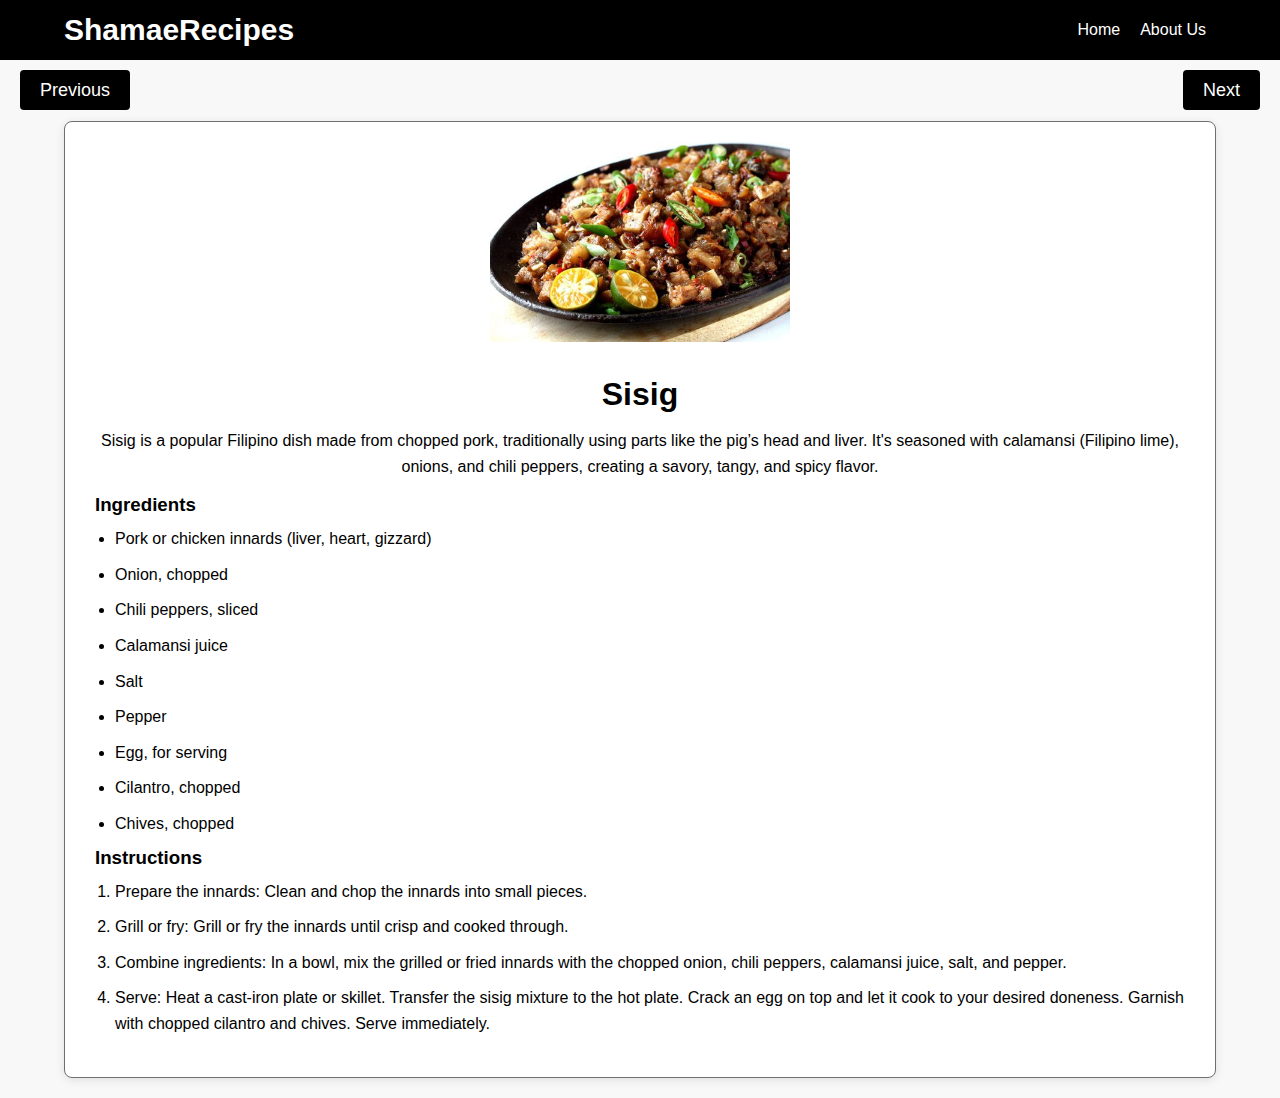
<file: recipe9.html>
<!DOCTYPE html>
<html lang="en">
<head>
    <meta charset="UTF-8">
    <meta http-equiv="X-UA-Compatible" content="IE=edge">
    <meta name="viewport" content="width=device-width, initial-scale=1.0">
    <title>Recipes</title>
    <link rel="stylesheet" href="recipes.css">
</head>
<body>
    <header>
        <div class="container">
            <h1 class="logo">ShamaeRecipes</h1>
            <nav>
            <ul class="nav-links">
                <li><a href="index.html">Home</a></li>
                <li><a href="about.html">About Us</a></li>
            </ul>
        </nav>
     </div>
    </header>

    
 <div class="navigation-buttons">
    <div class="prev-button">
        <a href="recipe8.html">Previous</a>
    </div>
    <div class="next-button">
        <a href="recipe10.html">Next</a>
    </div>
</div>

    <!-- Box Container Section -->
<div class="content-box">
    <div class="image-content">
        <img src="sisig.jpg" alt="">
    </div>
    <div class="text-content">
        <h2>Sisig</h2>
       <p>Sisig is a popular Filipino dish made from chopped pork, traditionally using parts like the pig’s head and liver. It's seasoned with calamansi (Filipino lime), onions, and chili peppers, creating a savory, tangy, and spicy flavor.</p>

        <h3>Ingredients</h3>
        <ul>
            <li>Pork or chicken innards (liver, heart, gizzard)</li>
            <li>Onion, chopped</li>
            <li>Chili peppers, sliced</li>
            <li>Calamansi juice</li>
            <li>Salt</li>
            <li>Pepper</li>
            <li>Egg, for serving</li>
            <li>Cilantro, chopped</li>
            <li>Chives, chopped</li>  
        </ul>

       
        <h3>Instructions</h3>
        <ol>
            <li>Prepare the innards: Clean and chop the innards into small pieces.</li>
            <li>Grill or fry: Grill or fry the innards until crisp and cooked through.</li>
            <li>Combine ingredients: In a bowl, mix the grilled or fried innards with the chopped onion, chili peppers, calamansi juice, salt, and pepper.</li>
            <li>Serve: Heat a cast-iron plate or skillet. Transfer the sisig mixture to the hot plate. Crack an egg on top and let it cook to your desired doneness. Garnish with chopped cilantro and chives. Serve immediately.</li>   
        </ol>
    </div>
</div>

</body>
</html>
</file>
<file: style.css>
*{
    margin: 0;
    padding:0;
    box-sizing:border-box;
    font-family: sans-serif;
}

body{
    width:100%;
    min-height: 100vh;
    background-color: #f8f8f8;
}

header{
    height:60px;
    width:100%;
    background:black;
    color:#fff;
    display: flex;
    align-items: center;

}
.container{
    width:90%;
    margin: 0 auto;
    display: flex;
    align-items: center;
    justify-content: space-between;
}

.nav-links {
    list-style: none;
    margin: 0px;
    padding: 0px;
    display: flex;
}

.nav-links li {
    margin: 0 10px;

}

.nav-links a{
    display: inline;
    margin: 0px;
    text-align: right;

    text-decoration: none;
    color: #fff;
    padding: 0;

}
.logo{
    font-size: 30px;
}
  
/*!......Hero Section.........*/

.hero{
    width: 100%;
    height:400px;
    background: url(hero-images.jpg);
    background-repeat: no-repeat;
    background-size: cover;
   background-position: center;
   color: #fff;
   text-align:center;
   padding:100px 0;
   margin-bottom: 20px ;

}

.hero h1{
    font-size: 40px;
    margin-bottom: 20px;
}
.hero p{
    font-size: 30px;
    margin-bottom: 10px;
}

/*!--......Recipe Section.......-->*/

.recipes{
    padding: 50px 0;
    background-color: #ad8343a8;
}

.recipes h1{
    text-align: center;
    margin-bottom:20px;
    font-size: 30px;
}

.recipe-section{
    width: 90%;
    margin:0 auto;
    display: grid;
    grid-template-columns: repeat(auto-fit, minmax(250px,1fr));
    column-gap: 10px;

}
.recipe-card{
    background: #fff;
    margin: 30px 10px;
    border-radius: 10px;
    box-shadow: 4px 7px 7px 0px #00000042;
    border:1px solid #ccc;
    cursor: pointer;
    overflow: hidden;
    
}
.recipe-card img{
    width:100%;
    height: 200px;
    object-fit: cover;

}

.recipe-card h2{
    font-size: 22px;
    padding:20px;
}

.recipe-card p{
    font-size: 18px;
    padding:20px;
}

.recipe-card a{
    display:block;
    text-align: center;
    text-decoration: none;
    background-color: black;
    color: #fff;
    padding: 15px 0;
}
</file>
<file: about.css>
body {
    font-family: Arial, sans-serif;
    margin: 0;
    padding: 0;
    box-sizing: border-box;
    background-color: beige;
}

header {
    background-color: black;
    color: #fff;
    padding: 10px 0;
}

.container {
    width: 80%;
    margin: 0 auto;
    display: flex;
    justify-content: space-between;
    align-items: center;
}

.logo {
    font-size: 1.5em;
}

.nav-links {
    list-style: none;
    padding: 0;
    margin: 0;
    display: flex;
}

.nav-links li {
    margin-left: 20px;
}

.nav-links a {
    color: #fff;
    text-decoration: none;
}

/* Content Container Styles */
.content-container {
    display: flex;
    justify-content: space-between; 
    gap: 20px; 
    padding: 20px;
    flex-wrap: wrap; 
    width: 80%; 
    margin: 20px auto; 
   
}

/* Content Box Styles */
.content-box {
    width: 45%; 
    padding: 20px;
    border: 1px solid #ccc;
    text-align: center;
    border-radius: 10px;
    box-shadow: 0 4px 8px rgba(0, 0, 0, 0.1);
    box-sizing: border-box; 
}

.profile-image {
    width: 150px;
    height: 150px;
    border-radius: 50%;
    object-fit: cover;
    margin-bottom: 15px;
}

.details h3 {
    margin: 10px 0 5px;
    font-size: 1.5em;
}

.details p {
    font-size: 1em;
    color: #3f3c3c;
}

/* Social Media Styles */
.social-media {
    margin-top: 15px;
}

.social-icon {
    display: inline-block;
    margin: 0 10px;
}

.social-icon img {
    width: 24px; 
    height: 24px; 
}
</file>
<file: recipes.css>
* {
    margin: 0;
    padding: 0;
    box-sizing: border-box;
    font-family: sans-serif;
}

body {
    width: 100%;
    min-height: 100vh;
    background-color: #f8f8f8;
}

header {
    height: 60px;
    width: 100%;
    background: rgb(0, 0, 0);
    color: #fff;
    display: flex;
    align-items: center;
}

.container {
    width: 90%;
    margin: 0 auto;
    display: flex;
    align-items: center;
    justify-content: space-between;
}

.nav-links {
    list-style: none;
    margin: 0px;
    padding: 0px;
    display: flex;
}

.nav-links li {
    margin: 0 10px;
}

.nav-links a {
    text-decoration: none;
    color: #fff;
    padding: 0;
}

.logo {
    font-size: 30px;
}

/* Navigation Buttons for Next and Previous */
.navigation-buttons {
    display: flex;
    justify-content: space-between;
    margin: 20px 0;
    padding: 0 20px;
}

.navigation-buttons a {
    font-size: 18px;
    padding: 10px 20px;
    background-color: black;
    color: #ffffff;
    text-decoration: none;
    border-radius: 4px;
    transition: background-color 0.3s ease;
}

.navigation-buttons a:hover {
    background-color: #555;
}

.prev-button {
    flex: 1;
    text-align: left;
}

.next-button {
    flex: 1;
    text-align: right;
}

/* Content Box Section */
.content-box {
    width: 90%;
    margin: 20px auto;
    padding: 20px;
    background-color: #fff;
    border: 1px solid #726e6e;
    border-radius: 8px;
    box-shadow: 0 2px 10px rgba(0, 0, 0, 0.1);
}


.image-content {
    text-align: center;
    margin-bottom: 20px; 
}

.image-content img {
    width: 300px; 
    height: 200px; 
    object-fit: cover; 
    border-radius: 5px;
}


.text-content {
    padding: 10px;
}


.text-content p {
    text-align: center;
    margin-bottom: 15px;
    line-height: 1.6;
}

.text-content h2 {
    font-size: 2em;
    text-align: center;
    margin-bottom: 15px;
}


h3 {
    margin-bottom: 10px;
}


ol, ul {
    margin: 10px 0;
    padding-left: 20px;
}

ol li, ul li {
    margin-bottom: 10px; 
    line-height: 1.6;
}
</file>
